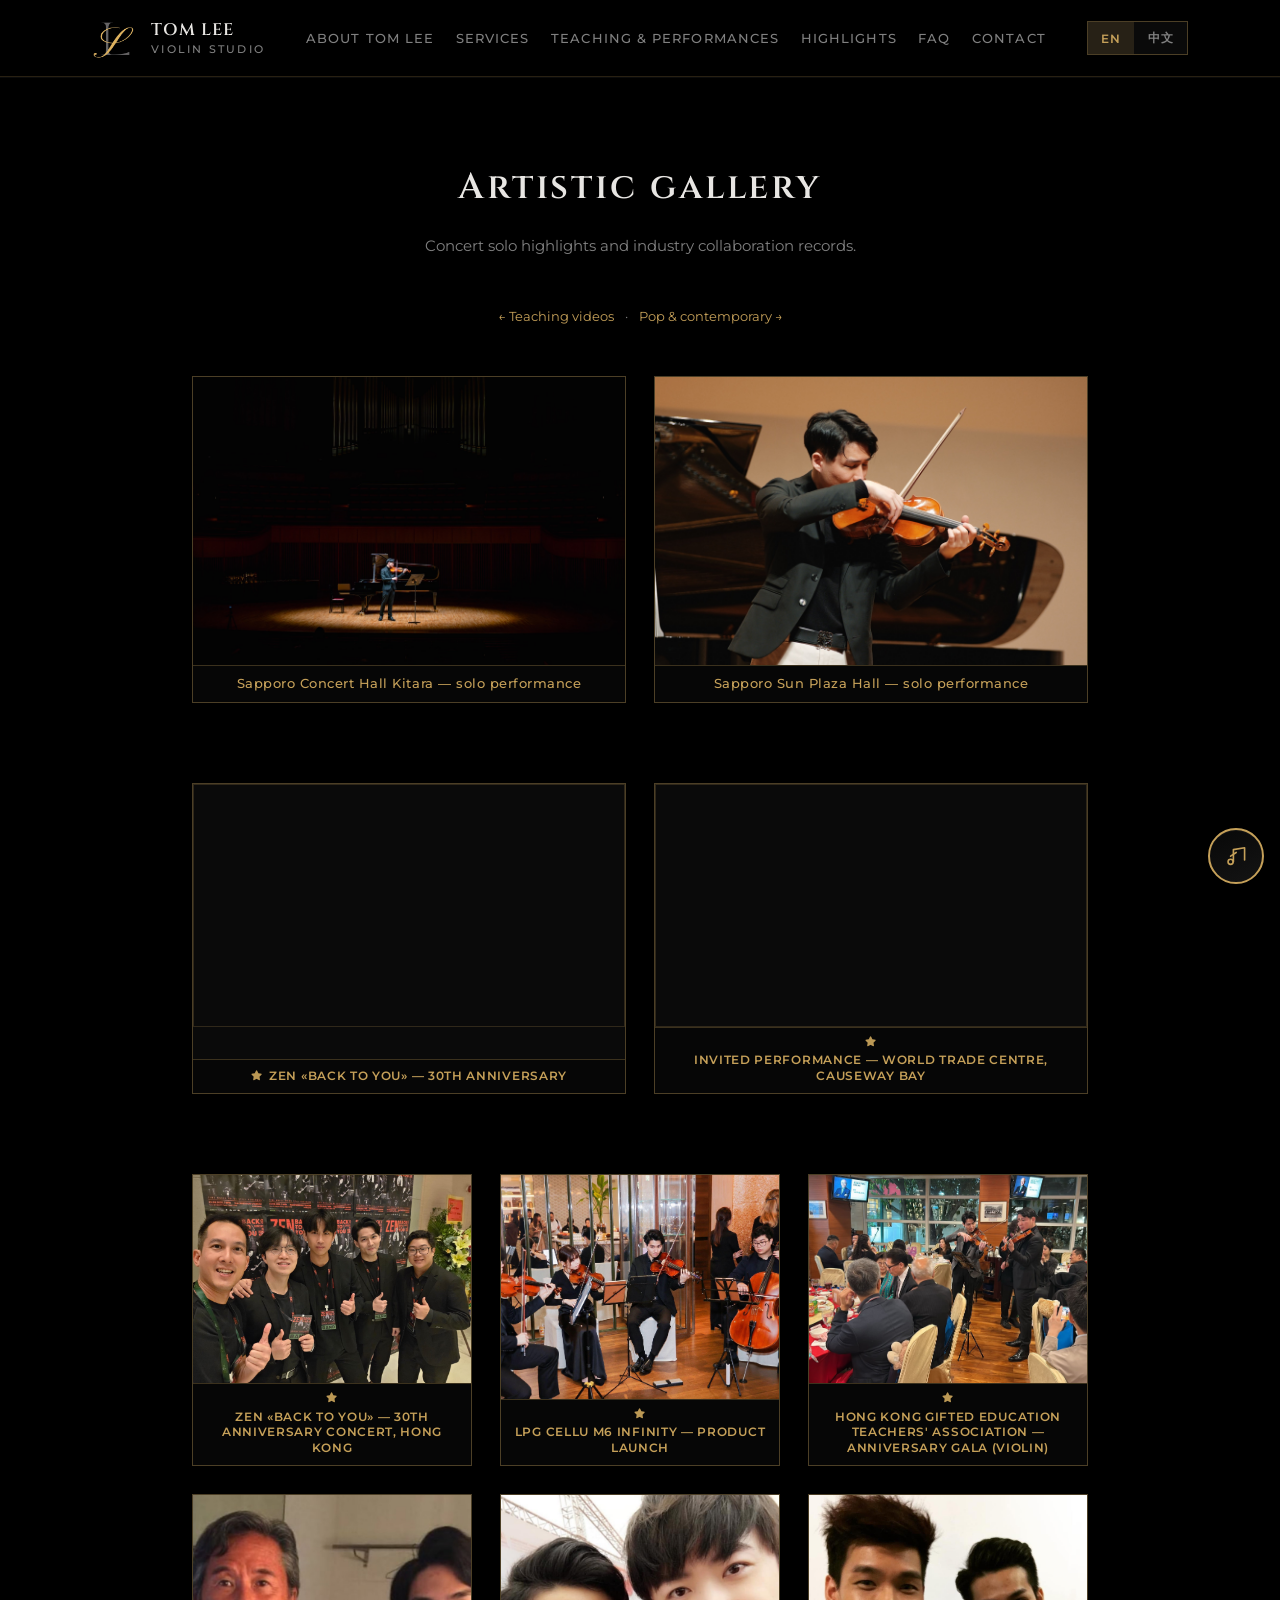
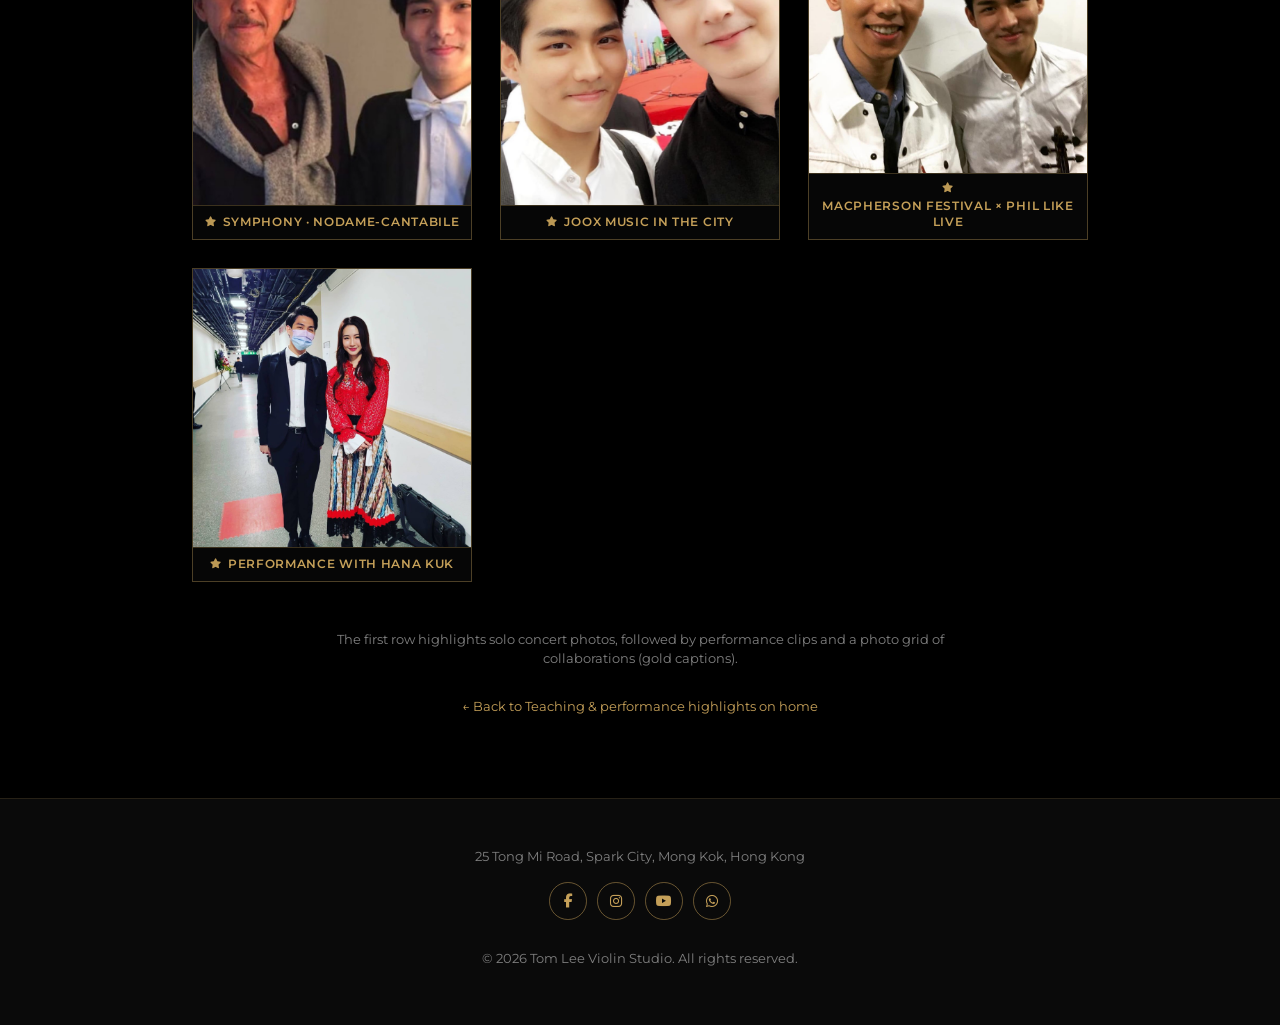
<file: gallery.html>
<!DOCTYPE html>
<html lang="en">
  <head>
    <meta charset="UTF-8" />
    <meta name="viewport" content="width=device-width, initial-scale=1.0" />
    <meta
      name="description"
      content="Artistic gallery — concert solo highlights and industry collaborations. Tom Lee Violin Studio, Hong Kong."
    />
    <link rel="canonical" href="https://tomlee-violin.com/gallery.html" />
    <link rel="icon" type="image/png" href="assets/logo.png" />
    <meta property="og:title" content="Artistic Gallery | Tom Lee Violin Studio" />
    <meta
      property="og:description"
      content="Concert solos, collaborations, and performance highlights. Tom Lee Violin Studio, Hong Kong."
    />
    <meta property="og:url" content="https://tomlee-violin.com/gallery.html" />
    <meta property="og:type" content="website" />
    <meta property="og:image" content="https://tomlee-violin.com/assets/logo.png" />
    <meta name="twitter:card" content="summary" />
    <title>Artistic Gallery | Tom Lee Violin Studio</title>
    <link rel="preconnect" href="https://fonts.googleapis.com" />
    <link rel="preconnect" href="https://fonts.gstatic.com" crossorigin />
    <link
      href="https://fonts.googleapis.com/css2?family=Cinzel:wght@400;500;600;700&family=Montserrat:wght@300;400;500;600&display=swap"
      rel="stylesheet"
    />
    <link
      rel="stylesheet"
      href="https://cdnjs.cloudflare.com/ajax/libs/font-awesome/6.5.1/css/all.min.css"
      crossorigin="anonymous"
      referrerpolicy="no-referrer"
    />
    <link rel="stylesheet" href="style.css" />
  </head>
  <body data-page="gallery">
    <div class="scroll-progress" aria-hidden="true">
      <div class="scroll-progress__bar" id="scroll-progress-bar"></div>
    </div>

    <header class="site-header">
      <div class="header-inner">
        <a class="brand" href="index.html" aria-label="Tom Lee Violin Studio — Home">
          <img
            class="brand-logo"
            src="assets/logo.png"
            alt="Tom Lee Violin Studio — professional violin teaching and performance logo"
            decoding="async"
          />
          <span class="brand-text">
            <span class="brand-name" data-en="Tom Lee" data-zh="Tom Lee">Tom Lee</span>
            <span class="brand-tagline" data-en="Violin Studio" data-zh="小提琴工作室">Violin Studio</span>
          </span>
        </a>
        <nav class="nav-primary" aria-label="Main navigation">
          <ul class="nav-list">
            <li><a href="index.html#about" data-en="About Tom Lee" data-zh="關於Tom Lee">About Tom Lee</a></li>
            <li><a href="index.html#services" data-en="Services" data-zh="服務">Services</a></li>
            <li><a href="index.html#media" data-en="Teaching &amp; performances" data-zh="影音與藝廊">Teaching &amp; performances</a></li>
            <li><a href="index.html#testimonials" data-en="Highlights" data-zh="精選">Highlights</a></li>
            <li><a href="index.html#faq" data-en="FAQ" data-zh="常見問題">FAQ</a></li>
            <li><a href="index.html#contact" data-en="Contact" data-zh="聯絡">Contact</a></li>
          </ul>
        </nav>
        <div class="lang-switch" role="group" aria-label="Language">
          <button type="button" class="lang-btn is-active" data-lang="en" aria-pressed="true" data-en="EN" data-zh="EN">
            EN
          </button>
          <button type="button" class="lang-btn" data-lang="zh" aria-pressed="false" data-en="中文" data-zh="中文">中文</button>
        </div>
      </div>
    </header>

    <main id="top">
      <section class="section media-section" aria-labelledby="gallery-page-heading">
        <div class="section-inner">
          <header class="section-header">
            <h1 id="gallery-page-heading" class="section-title" data-en="Artistic gallery" data-zh="藝術足跡">Artistic gallery</h1>
            <p
              class="section-subtitle"
              data-en="Concert solo highlights and industry collaboration records."
              data-zh="演奏會獨奏精選及業界合作紀錄。"
            >
              Concert solo highlights and industry collaboration records.
            </p>
          </header>
          <p class="media-note" style="margin-bottom: var(--space-lg)">
            <a href="videos-teaching.html" data-en="← Teaching videos" data-zh="← 教學影片">← Teaching videos</a>
            <span aria-hidden="true" style="margin: 0 0.5rem; color: var(--color-muted)">·</span>
            <a href="videos-popular.html" data-en="Pop &amp; contemporary →" data-zh="流行曲演奏 →">Pop &amp; contemporary →</a>
          </p>

          <div class="gallery-layout">
            <div class="gallery-grid">
            <figure class="gallery-item gallery-item--featured">
              <div class="gallery-item__media">
                <img
                  src="assets/solo1.JPG"
                  alt="Solo performance at Sapporo Concert Hall Kitara"
                  loading="lazy"
                  decoding="async"
                />
              </div>
              <figcaption
                class="gallery-item__featured-caption"
                data-en="Sapporo Concert Hall Kitara — solo performance"
                data-zh="札幌市音樂廳 Kitara · 獨奏演出"
              >
                Sapporo Concert Hall Kitara — solo performance
              </figcaption>
            </figure>
            <figure class="gallery-item gallery-item--featured">
              <div class="gallery-item__media">
                <img
                  src="assets/solo2.JPEG"
                  alt="Solo performance at Sapporo Sun Plaza Hall"
                  loading="lazy"
                  decoding="async"
                />
              </div>
              <figcaption
                class="gallery-item__featured-caption"
                data-en="Sapporo Sun Plaza Hall — solo performance"
                data-zh="札幌サンプラザ音樂廳（Sapporo Sun Plaza Hall）· 獨奏演出"
              >
                Sapporo Sun Plaza Hall — solo performance
              </figcaption>
            </figure>
            </div>

            <div class="gallery-videos" role="group" aria-label="Performance videos">
              <figure class="gallery-item gallery-item--video">
                <div class="gallery-item__media">
                  <div class="video-embed">
                    <iframe
                      class="video-iframe"
                      data-title-en="ZEN «Back To You» — 30th anniversary"
                      data-title-zh="ZEN《Back To You》三十週年"
                      title="ZEN «Back To You» — 30th anniversary"
                      src="https://www.facebook.com/plugins/video.php?height=314&amp;href=https%3A%2F%2Fwww.facebook.com%2FTomleeviolin%2Fvideos%2F1510185727091952%2F&amp;show_text=false&amp;width=560&amp;t=0"
                      width="560"
                      height="314"
                      style="border: none; overflow: hidden"
                      scrolling="no"
                      allowfullscreen
                      allow="autoplay; clipboard-write; encrypted-media; picture-in-picture; web-share"
                      loading="lazy"
                    ></iframe>
                  </div>
                </div>
                <figcaption class="gallery-item__caption">
                  <i class="fa-solid fa-star" aria-hidden="true"></i>
                  <span data-en="ZEN «Back To You» — 30th anniversary" data-zh="ZEN《Back To You》三十週年"
                    >ZEN «Back To You» — 30th anniversary</span
                  >
                </figcaption>
              </figure>
              <figure class="gallery-item gallery-item--video">
                <div class="gallery-item__media">
                  <div class="video-embed">
                    <iframe
                      class="video-iframe"
                      data-title-en="Invited performance — World Trade Centre, Causeway Bay"
                      data-title-zh="銅鑼灣世貿中心邀請演出"
                      title="Invited performance — World Trade Centre, Causeway Bay"
                      src="https://www.facebook.com/plugins/video.php?height=314&amp;href=https%3A%2F%2Fwww.facebook.com%2FTomleeviolin%2Fvideos%2F280438224789170%2F&amp;show_text=false&amp;width=560&amp;t=0"
                      width="560"
                      height="314"
                      style="border: none; overflow: hidden"
                      scrolling="no"
                      allowfullscreen
                      allow="autoplay; clipboard-write; encrypted-media; picture-in-picture; web-share"
                      loading="lazy"
                    ></iframe>
                  </div>
                </div>
                <figcaption class="gallery-item__caption">
                  <i class="fa-solid fa-star" aria-hidden="true"></i>
                  <span
                    data-en="Invited performance — World Trade Centre, Causeway Bay"
                    data-zh="銅鑼灣世貿中心邀請演出"
                    >Invited performance — World Trade Centre, Causeway Bay</span
                  >
                </figcaption>
              </figure>
            </div>

            <div class="gallery-grid">
            <figure class="gallery-item gallery-item--star">
              <div class="gallery-item__media">
                <img
                  src="assets/concert1.jpg"
                  alt="Performance at ZEN Back To You 30th anniversary concert, Hong Kong"
                  loading="lazy"
                  decoding="async"
                />
              </div>
              <figcaption class="gallery-item__caption">
                <i class="fa-solid fa-star" aria-hidden="true"></i>
                <span data-en="ZEN «Back To You» — 30th anniversary concert, Hong Kong" data-zh="ZEN《Back To You》30週年香港演唱會"
                  >ZEN «Back To You» — 30th anniversary concert, Hong Kong</span
                >
              </figcaption>
            </figure>
            <figure class="gallery-item gallery-item--star">
              <div class="gallery-item__media">
                <img
                  src="assets/LPG%20Cellu%20M6%20Infinity%20Product%20Launch.jpg"
                  alt="Performance at LPG Cellu M6 Infinity product launch"
                  loading="lazy"
                  decoding="async"
                />
              </div>
              <figcaption class="gallery-item__caption">
                <i class="fa-solid fa-star" aria-hidden="true"></i>
                <span data-en="LPG Cellu M6 Infinity — product launch" data-zh="LPG Cellu M6 Infinity 產品發佈會"
                  >LPG Cellu M6 Infinity — product launch</span
                >
              </figcaption>
            </figure>
            <figure class="gallery-item gallery-item--star">
              <div class="gallery-item__media">
                <img
                  src="assets/Anniversary%20Gala.jpg"
                  alt="Violin performance at Hong Kong Gifted Education Teachers' Association anniversary gala"
                  loading="lazy"
                  decoding="async"
                />
              </div>
              <figcaption class="gallery-item__caption">
                <i class="fa-solid fa-star" aria-hidden="true"></i>
                <span
                  data-en="Hong Kong Gifted Education Teachers' Association — anniversary gala (violin)"
                  data-zh="香港資優教育教師協會周年晚會小提琴獻奏"
                  >Hong Kong Gifted Education Teachers' Association — anniversary gala (violin)</span
                >
              </figcaption>
            </figure>

            <figure class="gallery-item gallery-item--star">
              <div class="gallery-item__media">
                <img
                  src="assets/Star1.jpg"
                  alt="Symphony · Nodame-Cantabile performance"
                  loading="lazy"
                  decoding="async"
                />
              </div>
              <figcaption class="gallery-item__caption">
                <i class="fa-solid fa-star" aria-hidden="true"></i>
                <span data-en="Symphony · Nodame-Cantabile" data-zh="交響情人夢 · Nodame">Symphony · Nodame-Cantabile</span>
              </figcaption>
            </figure>
            <figure class="gallery-item gallery-item--star">
              <div class="gallery-item__media">
                <img
                  src="assets/Star2.jpg"
                  alt="JOOX Music in the city performance"
                  loading="lazy"
                  decoding="async"
                />
              </div>
              <figcaption class="gallery-item__caption">
                <i class="fa-solid fa-star" aria-hidden="true"></i>
                <span data-en="JOOX Music in the city" data-zh="JOOX 城市音樂">JOOX Music in the city</span>
              </figcaption>
            </figure>
            <figure class="gallery-item gallery-item--star">
              <div class="gallery-item__media">
                <img
                  src="assets/Star3.jpg"
                  alt="MacPherson Festival x Phil Like Live performance"
                  loading="lazy"
                  decoding="async"
                />
              </div>
              <figcaption class="gallery-item__caption">
                <i class="fa-solid fa-star" aria-hidden="true"></i>
                <span data-en="MacPherson Festival × Phil Like Live" data-zh="麥花臣節 × Phil Like Live"
                  >MacPherson Festival × Phil Like Live</span
                >
              </figcaption>
            </figure>
            <figure class="gallery-item gallery-item--star">
              <div class="gallery-item__media">
                <img
                  src="assets/Star4.jpg"
                  alt="Performance with Hana Kuk"
                  loading="lazy"
                  decoding="async"
                />
              </div>
              <figcaption class="gallery-item__caption">
                <i class="fa-solid fa-star" aria-hidden="true"></i>
                <span data-en="Performance with Hana Kuk" data-zh="與菊梓喬（Hana Kuk）合作演出">Performance with Hana Kuk</span>
              </figcaption>
            </figure>
            </div>
          </div>

          <p
            class="gallery-note"
            data-en="The first row highlights solo concert photos, followed by performance clips and a photo grid of collaborations (gold captions)."
            data-zh="首行為獨奏會精選；其後為演出影片與合作演出相片網格（金色說明為重點項目）。"
          >
            The first row highlights solo concert photos, followed by performance clips and a photo grid of collaborations (gold captions).
          </p>
          <p class="media-note">
            <a
              href="index.html#media"
              data-en="← Back to Teaching &amp; performance highlights on home"
              data-zh="← 返回主頁「影音與藝廊」入口"
              >← Back to Teaching &amp; performance highlights on home</a
            >
          </p>
        </div>
      </section>
    </main>

    <footer class="site-footer">
      <div class="footer-inner">
        <p
          class="footer-address"
          data-en="25 Tong Mi Road, Spark City, Mong Kok, Hong Kong"
          data-zh="旺角塘尾道25號 Spark City 俊薈 · 香港"
        >
          25 Tong Mi Road, Spark City, Mong Kok, Hong Kong
        </p>
        <nav class="footer-social" aria-label="Social media">
          <ul class="social-icons social-icons--footer" role="list">
            <li>
              <a class="social-icon-link" href="https://www.facebook.com/Tomleeviolin/" target="_blank" rel="noopener noreferrer" aria-label="Facebook"
                ><span class="social-icon-ring"><i class="fa-brands fa-facebook-f" aria-hidden="true"></i></span
              ></a>
            </li>
            <li>
              <a class="social-icon-link" href="https://www.instagram.com/tomleeviolin/" target="_blank" rel="noopener noreferrer" aria-label="Instagram"
                ><span class="social-icon-ring"><i class="fa-brands fa-instagram" aria-hidden="true"></i></span
              ></a>
            </li>
            <li>
              <a class="social-icon-link" href="https://www.youtube.com/@tomleeviolin" target="_blank" rel="noopener noreferrer" aria-label="YouTube"
                ><span class="social-icon-ring"><i class="fa-brands fa-youtube" aria-hidden="true"></i></span
              ></a>
            </li>
            <li>
              <a class="social-icon-link" href="https://wa.me/85295179962" target="_blank" rel="noopener noreferrer" aria-label="WhatsApp"
                ><span class="social-icon-ring"><i class="fa-brands fa-whatsapp" aria-hidden="true"></i></span
              ></a>
            </li>
          </ul>
        </nav>
        <p class="footer-copy" id="footer-copyright"></p>
      </div>
    </footer>

    <a
      class="booking-fab"
      href="https://wa.me/85295179962"
      target="_blank"
      rel="noopener noreferrer"
      aria-label="Book on WhatsApp"
      title="WhatsApp"
    >
      <svg class="booking-fab__icon" viewBox="0 0 24 24" fill="none" xmlns="http://www.w3.org/2000/svg" aria-hidden="true" focusable="false">
        <path
          d="M9 18V5l12-2v13"
          stroke="currentColor"
          stroke-width="1.75"
          stroke-linecap="round"
          stroke-linejoin="round"
        />
        <path d="m6 12 6-4" stroke="currentColor" stroke-width="1.75" stroke-linecap="round" stroke-linejoin="round" />
        <circle cx="6" cy="18" r="2.75" stroke="currentColor" stroke-width="1.75" />
      </svg>
    </a>

    <script src="script.js" defer></script>
  </body>
</html>
</file>
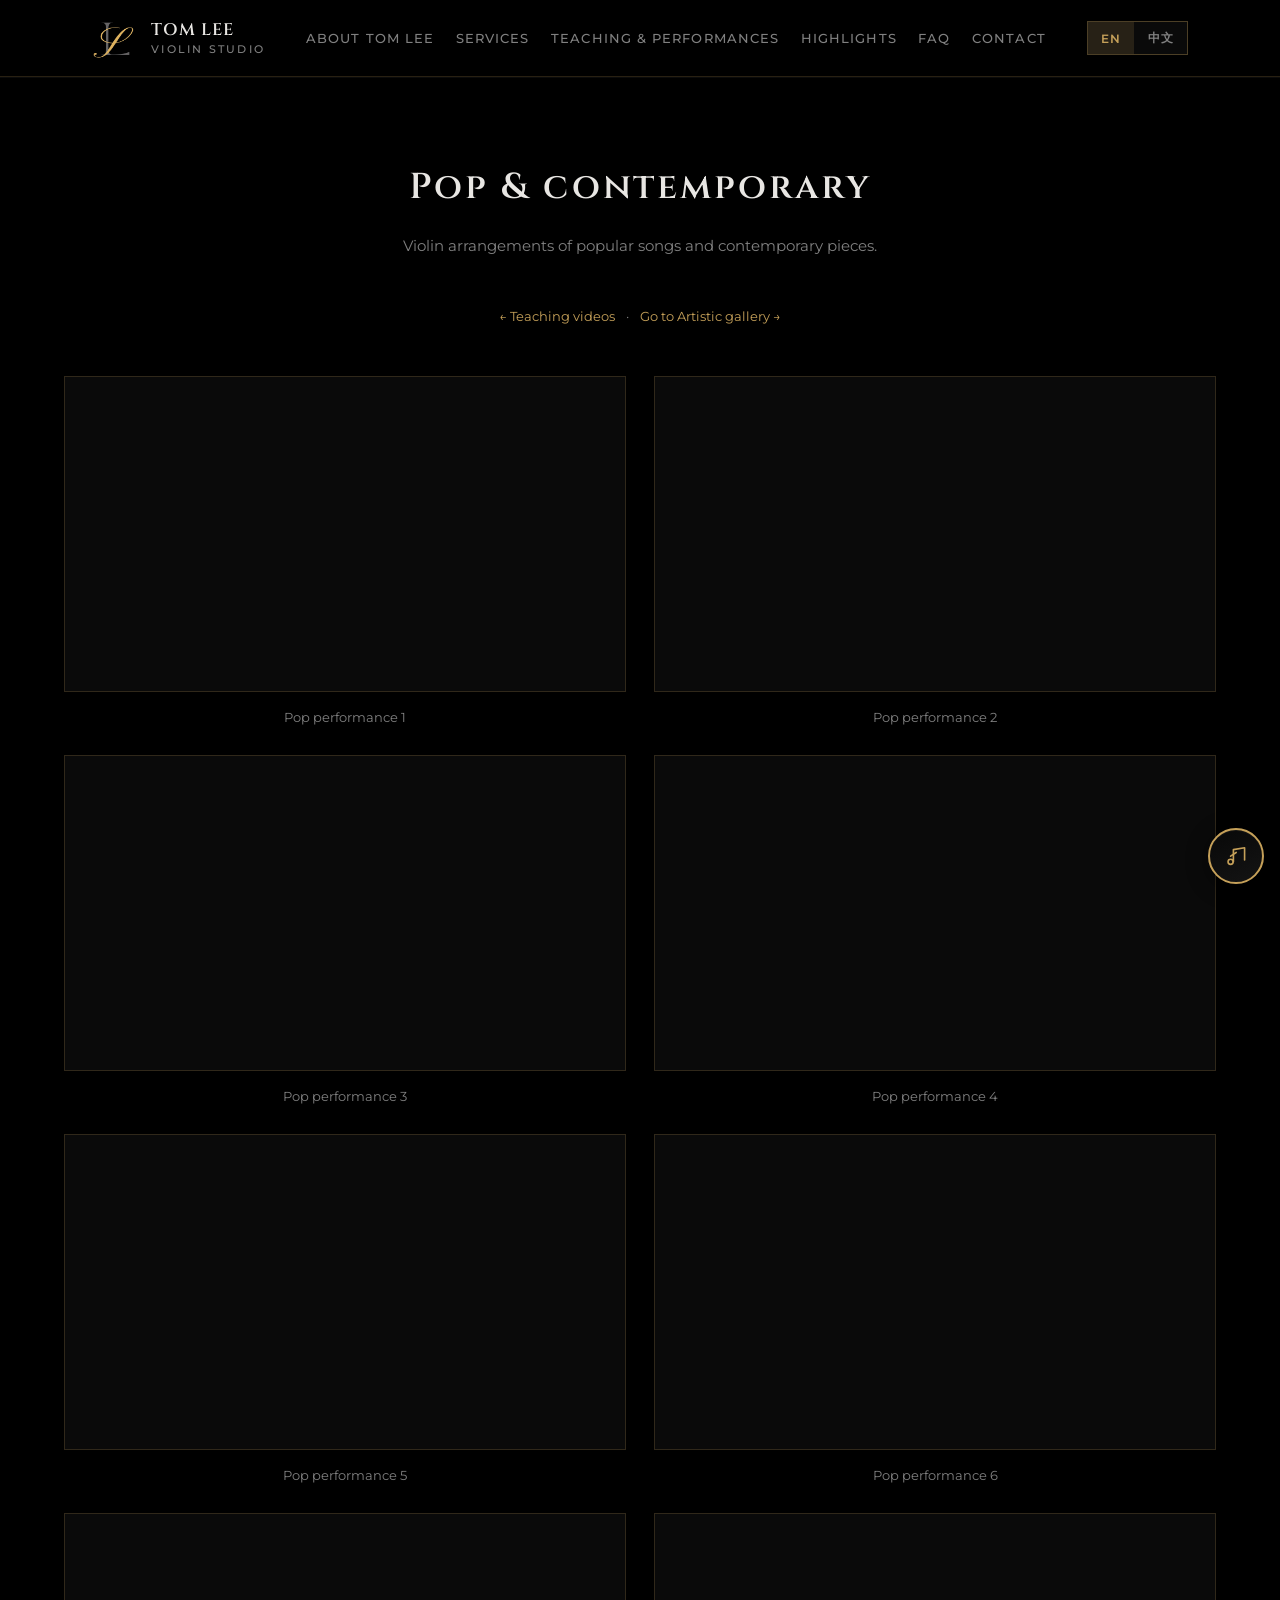
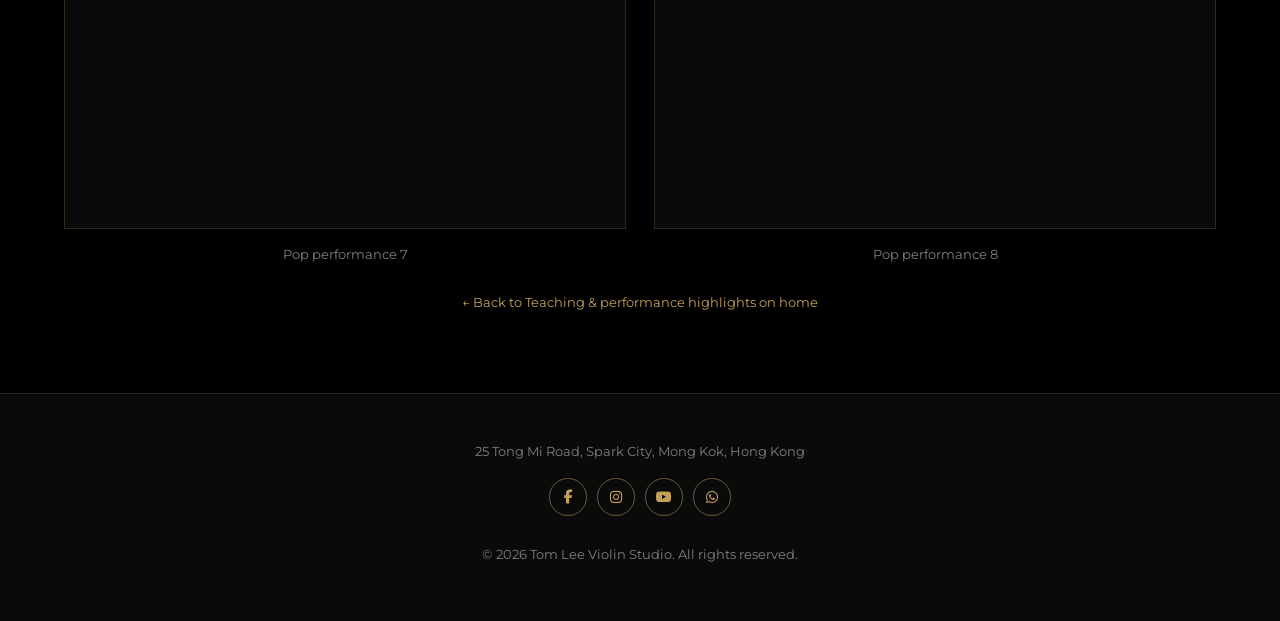
<file: videos-popular.html>
<!DOCTYPE html>
<html lang="en">
  <head>
    <meta charset="UTF-8" />
    <meta name="viewport" content="width=device-width, initial-scale=1.0" />
    <meta name="referrer" content="strict-origin-when-cross-origin" />
    <meta
      name="description"
      content="Pop and contemporary violin performances by Tom Lee — Hong Kong. Covers and arrangements for listening and events."
    />
    <link rel="canonical" href="https://tomlee-violin.com/videos-popular.html" />
    <link rel="icon" type="image/png" href="assets/logo.png" />
    <meta property="og:title" content="Pop &amp; Contemporary | Tom Lee Violin Studio" />
    <meta
      property="og:description"
      content="Pop and contemporary violin performances by Tom Lee — Hong Kong. Covers and arrangements for listening and events."
    />
    <meta property="og:url" content="https://tomlee-violin.com/videos-popular.html" />
    <meta property="og:type" content="website" />
    <meta property="og:image" content="https://tomlee-violin.com/assets/logo.png" />
    <meta name="twitter:card" content="summary" />
    <title>Pop & Contemporary | Tom Lee Violin Studio</title>
    <link rel="preconnect" href="https://fonts.googleapis.com" />
    <link rel="preconnect" href="https://fonts.gstatic.com" crossorigin />
    <link
      href="https://fonts.googleapis.com/css2?family=Cinzel:wght@400;500;600;700&family=Montserrat:wght@300;400;500;600&display=swap"
      rel="stylesheet"
    />
    <link
      rel="stylesheet"
      href="https://cdnjs.cloudflare.com/ajax/libs/font-awesome/6.5.1/css/all.min.css"
      crossorigin="anonymous"
      referrerpolicy="no-referrer"
    />
    <link rel="stylesheet" href="style.css" />
  </head>
  <body data-page="videos-popular">
    <div class="scroll-progress" aria-hidden="true">
      <div class="scroll-progress__bar" id="scroll-progress-bar"></div>
    </div>

    <header class="site-header">
      <div class="header-inner">
        <a class="brand" href="index.html" aria-label="Tom Lee Violin Studio — Home">
          <img
            class="brand-logo"
            src="assets/logo.png"
            alt="Tom Lee Violin Studio — professional violin teaching and performance logo"
            decoding="async"
          />
          <span class="brand-text">
            <span class="brand-name" data-en="Tom Lee" data-zh="Tom Lee">Tom Lee</span>
            <span class="brand-tagline" data-en="Violin Studio" data-zh="小提琴工作室">Violin Studio</span>
          </span>
        </a>
        <nav class="nav-primary" aria-label="Main navigation">
          <ul class="nav-list">
            <li><a href="index.html#about" data-en="About Tom Lee" data-zh="關於Tom Lee">About Tom Lee</a></li>
            <li><a href="index.html#services" data-en="Services" data-zh="服務">Services</a></li>
            <li><a href="index.html#media" data-en="Teaching &amp; performances" data-zh="影音與藝廊">Teaching &amp; performances</a></li>
            <li><a href="index.html#testimonials" data-en="Highlights" data-zh="精選">Highlights</a></li>
            <li><a href="index.html#faq" data-en="FAQ" data-zh="常見問題">FAQ</a></li>
            <li><a href="index.html#contact" data-en="Contact" data-zh="聯絡">Contact</a></li>
          </ul>
        </nav>
        <div class="lang-switch" role="group" aria-label="Language">
          <button type="button" class="lang-btn is-active" data-lang="en" aria-pressed="true" data-en="EN" data-zh="EN">
            EN
          </button>
          <button type="button" class="lang-btn" data-lang="zh" aria-pressed="false" data-en="中文" data-zh="中文">中文</button>
        </div>
      </div>
    </header>

    <main id="top">
      <section class="section media-section" aria-labelledby="video-page-heading">
        <div class="section-inner">
          <header class="section-header">
            <h1 id="video-page-heading" class="section-title" data-en="Pop &amp; contemporary" data-zh="流行曲演奏">Pop &amp; contemporary</h1>
            <p
              class="section-subtitle"
              data-en="Violin arrangements of popular songs and contemporary pieces."
              data-zh="小提琴改編之流行曲及當代作品。"
            >
              Violin arrangements of popular songs and contemporary pieces.
            </p>
          </header>
          <p class="media-note" style="margin-bottom: var(--space-lg)">
            <a href="videos-teaching.html" data-en="← Teaching videos" data-zh="← 教學影片">← Teaching videos</a>
            <span aria-hidden="true" style="margin: 0 0.5rem; color: var(--color-muted)">·</span>
            <a href="gallery.html" data-en="Go to Artistic gallery →" data-zh="前往藝術足跡頁面 →">Go to Artistic gallery →</a>
          </p>
          <div class="video-grid">
            <figure class="video-figure">
              <div class="video-embed">
                <iframe
                  class="video-iframe"
                  data-title-en="Pop performance 1"
                  data-title-zh="流行曲演出（一）"
                  title="Pop performance 1"
                  src="https://www.youtube.com/embed/ErXbFxqdQDU"
                  allow="accelerometer; autoplay; clipboard-write; encrypted-media; gyroscope; picture-in-picture; web-share"
                  referrerpolicy="strict-origin-when-cross-origin"
                  allowfullscreen
                  loading="lazy"
                ></iframe>
              </div>
              <figcaption class="video-caption" data-en="Pop performance 1" data-zh="流行曲演奏（一）">Pop performance 1</figcaption>
            </figure>
            <figure class="video-figure">
              <div class="video-embed">
                <iframe
                  class="video-iframe"
                  data-title-en="Pop performance 2"
                  data-title-zh="流行曲演出（二）"
                  title="Pop performance 2"
                  src="https://www.youtube.com/embed/aT5FYbU7pAs"
                  allow="accelerometer; autoplay; clipboard-write; encrypted-media; gyroscope; picture-in-picture; web-share"
                  referrerpolicy="strict-origin-when-cross-origin"
                  allowfullscreen
                  loading="lazy"
                ></iframe>
              </div>
              <figcaption class="video-caption" data-en="Pop performance 2" data-zh="流行曲演奏（二）">Pop performance 2</figcaption>
            </figure>
            <figure class="video-figure">
              <div class="video-embed">
                <iframe
                  class="video-iframe"
                  data-title-en="Pop performance 3"
                  data-title-zh="流行曲演出（三）"
                  title="Pop performance 3"
                  src="https://www.youtube.com/embed/qx_UDDVbdLs"
                  allow="accelerometer; autoplay; clipboard-write; encrypted-media; gyroscope; picture-in-picture; web-share"
                  referrerpolicy="strict-origin-when-cross-origin"
                  allowfullscreen
                  loading="lazy"
                ></iframe>
              </div>
              <figcaption class="video-caption" data-en="Pop performance 3" data-zh="流行曲演奏（三）">Pop performance 3</figcaption>
            </figure>
            <figure class="video-figure">
              <div class="video-embed">
                <iframe
                  class="video-iframe"
                  data-title-en="Pop performance 4"
                  data-title-zh="流行曲演出（四）"
                  title="Pop performance 4"
                  src="https://www.youtube.com/embed/ILx91m-PFDk"
                  allow="accelerometer; autoplay; clipboard-write; encrypted-media; gyroscope; picture-in-picture; web-share"
                  referrerpolicy="strict-origin-when-cross-origin"
                  allowfullscreen
                  loading="lazy"
                ></iframe>
              </div>
              <figcaption class="video-caption" data-en="Pop performance 4" data-zh="流行曲演奏（四）">Pop performance 4</figcaption>
            </figure>
            <figure class="video-figure">
              <div class="video-embed">
                <iframe
                  class="video-iframe"
                  data-title-en="Pop performance 5"
                  data-title-zh="流行曲演出（五）"
                  title="Pop performance 5"
                  src="https://www.youtube.com/embed/o0myTIBVKi4"
                  allow="accelerometer; autoplay; clipboard-write; encrypted-media; gyroscope; picture-in-picture; web-share"
                  referrerpolicy="strict-origin-when-cross-origin"
                  allowfullscreen
                  loading="lazy"
                ></iframe>
              </div>
              <figcaption class="video-caption" data-en="Pop performance 5" data-zh="流行曲演奏（五）">Pop performance 5</figcaption>
            </figure>
            <figure class="video-figure">
              <div class="video-embed">
                <iframe
                  class="video-iframe"
                  data-title-en="Pop performance 6"
                  data-title-zh="流行曲演出（六）"
                  title="Pop performance 6"
                  src="https://www.youtube.com/embed/hmtj4OVjt-I"
                  allow="accelerometer; autoplay; clipboard-write; encrypted-media; gyroscope; picture-in-picture; web-share"
                  referrerpolicy="strict-origin-when-cross-origin"
                  allowfullscreen
                  loading="lazy"
                ></iframe>
              </div>
              <figcaption class="video-caption" data-en="Pop performance 6" data-zh="流行曲演奏（六）">Pop performance 6</figcaption>
            </figure>
            <figure class="video-figure">
              <div class="video-embed">
                <iframe
                  class="video-iframe"
                  data-title-en="Pop performance 7"
                  data-title-zh="流行曲演出（七）"
                  title="Pop performance 7"
                  src="https://www.youtube.com/embed/N1Vc88Wi05E"
                  allow="accelerometer; autoplay; clipboard-write; encrypted-media; gyroscope; picture-in-picture; web-share"
                  referrerpolicy="strict-origin-when-cross-origin"
                  allowfullscreen
                  loading="lazy"
                ></iframe>
              </div>
              <figcaption class="video-caption" data-en="Pop performance 7" data-zh="流行曲演奏（七）">Pop performance 7</figcaption>
            </figure>
            <figure class="video-figure">
              <div class="video-embed">
                <iframe
                  class="video-iframe"
                  data-title-en="Pop performance 8"
                  data-title-zh="流行曲演出（八）"
                  title="Pop performance 8"
                  src="https://www.youtube.com/embed/t-LmvLCi0Jk"
                  allow="accelerometer; autoplay; clipboard-write; encrypted-media; gyroscope; picture-in-picture; web-share"
                  referrerpolicy="strict-origin-when-cross-origin"
                  allowfullscreen
                  loading="lazy"
                ></iframe>
              </div>
              <figcaption class="video-caption" data-en="Pop performance 8" data-zh="流行曲演奏（八）">Pop performance 8</figcaption>
            </figure>
          </div>
          <p class="media-note">
            <a
              href="index.html#media"
              data-en="← Back to Teaching &amp; performance highlights on home"
              data-zh="← 返回主頁「影音與藝廊」入口"
              >← Back to Teaching &amp; performance highlights on home</a
            >
          </p>
        </div>
      </section>
    </main>

    <footer class="site-footer">
      <div class="footer-inner">
        <p
          class="footer-address"
          data-en="25 Tong Mi Road, Spark City, Mong Kok, Hong Kong"
          data-zh="旺角塘尾道25號 Spark City 俊薈 · 香港"
        >
          25 Tong Mi Road, Spark City, Mong Kok, Hong Kong
        </p>
        <nav class="footer-social" aria-label="Social media">
          <ul class="social-icons social-icons--footer" role="list">
            <li>
              <a class="social-icon-link" href="https://www.facebook.com/Tomleeviolin/" target="_blank" rel="noopener noreferrer" aria-label="Facebook"
                ><span class="social-icon-ring"><i class="fa-brands fa-facebook-f" aria-hidden="true"></i></span
              ></a>
            </li>
            <li>
              <a class="social-icon-link" href="https://www.instagram.com/tomleeviolin/" target="_blank" rel="noopener noreferrer" aria-label="Instagram"
                ><span class="social-icon-ring"><i class="fa-brands fa-instagram" aria-hidden="true"></i></span
              ></a>
            </li>
            <li>
              <a class="social-icon-link" href="https://www.youtube.com/@tomleeviolin" target="_blank" rel="noopener noreferrer" aria-label="YouTube"
                ><span class="social-icon-ring"><i class="fa-brands fa-youtube" aria-hidden="true"></i></span
              ></a>
            </li>
            <li>
              <a class="social-icon-link" href="https://wa.me/85295179962" target="_blank" rel="noopener noreferrer" aria-label="WhatsApp"
                ><span class="social-icon-ring"><i class="fa-brands fa-whatsapp" aria-hidden="true"></i></span
              ></a>
            </li>
          </ul>
        </nav>
        <p class="footer-copy" id="footer-copyright"></p>
      </div>
    </footer>

    <a
      class="booking-fab"
      href="https://wa.me/85295179962"
      target="_blank"
      rel="noopener noreferrer"
      aria-label="Book on WhatsApp"
      title="WhatsApp"
    >
      <svg class="booking-fab__icon" viewBox="0 0 24 24" fill="none" xmlns="http://www.w3.org/2000/svg" aria-hidden="true" focusable="false">
        <path
          d="M9 18V5l12-2v13"
          stroke="currentColor"
          stroke-width="1.75"
          stroke-linecap="round"
          stroke-linejoin="round"
        />
        <path d="m6 12 6-4" stroke="currentColor" stroke-width="1.75" stroke-linecap="round" stroke-linejoin="round" />
        <circle cx="6" cy="18" r="2.75" stroke="currentColor" stroke-width="1.75" />
      </svg>
    </a>

    <script src="script.js" defer></script>
  </body>
</html>
</file>
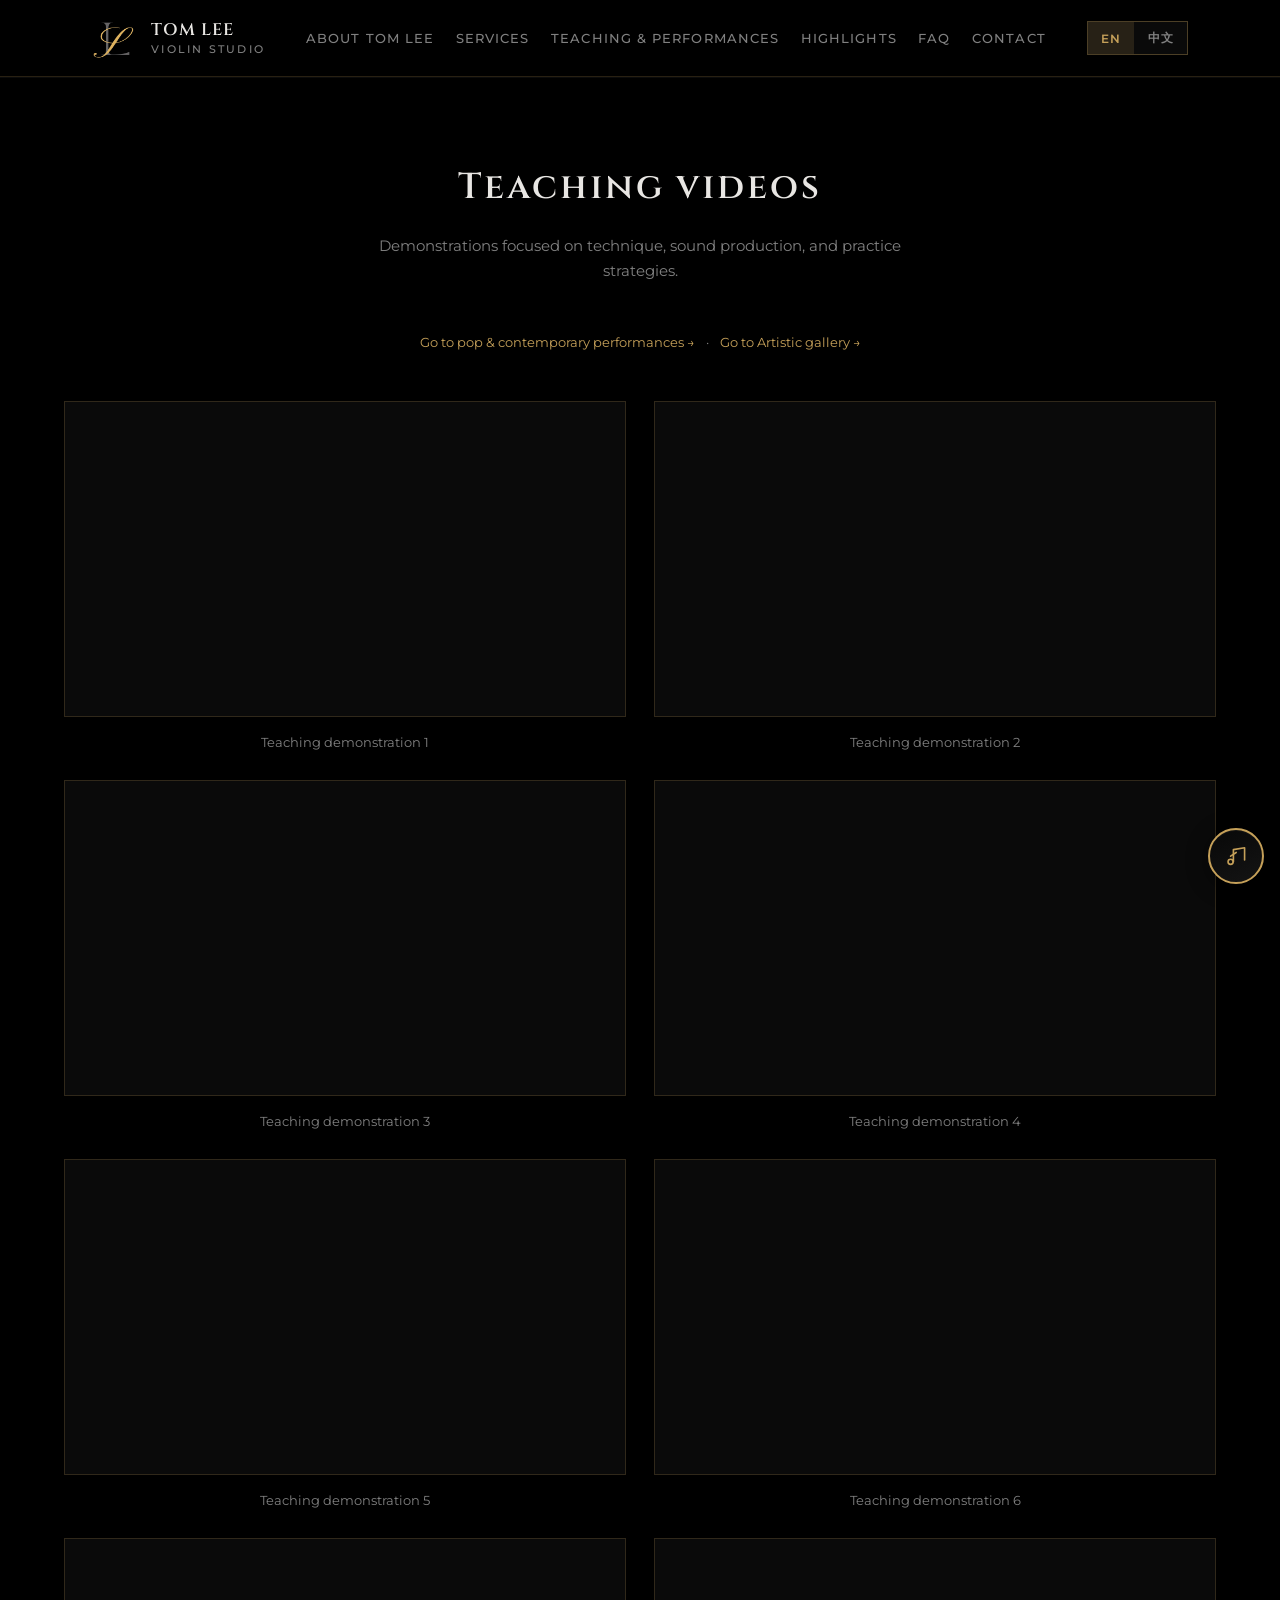
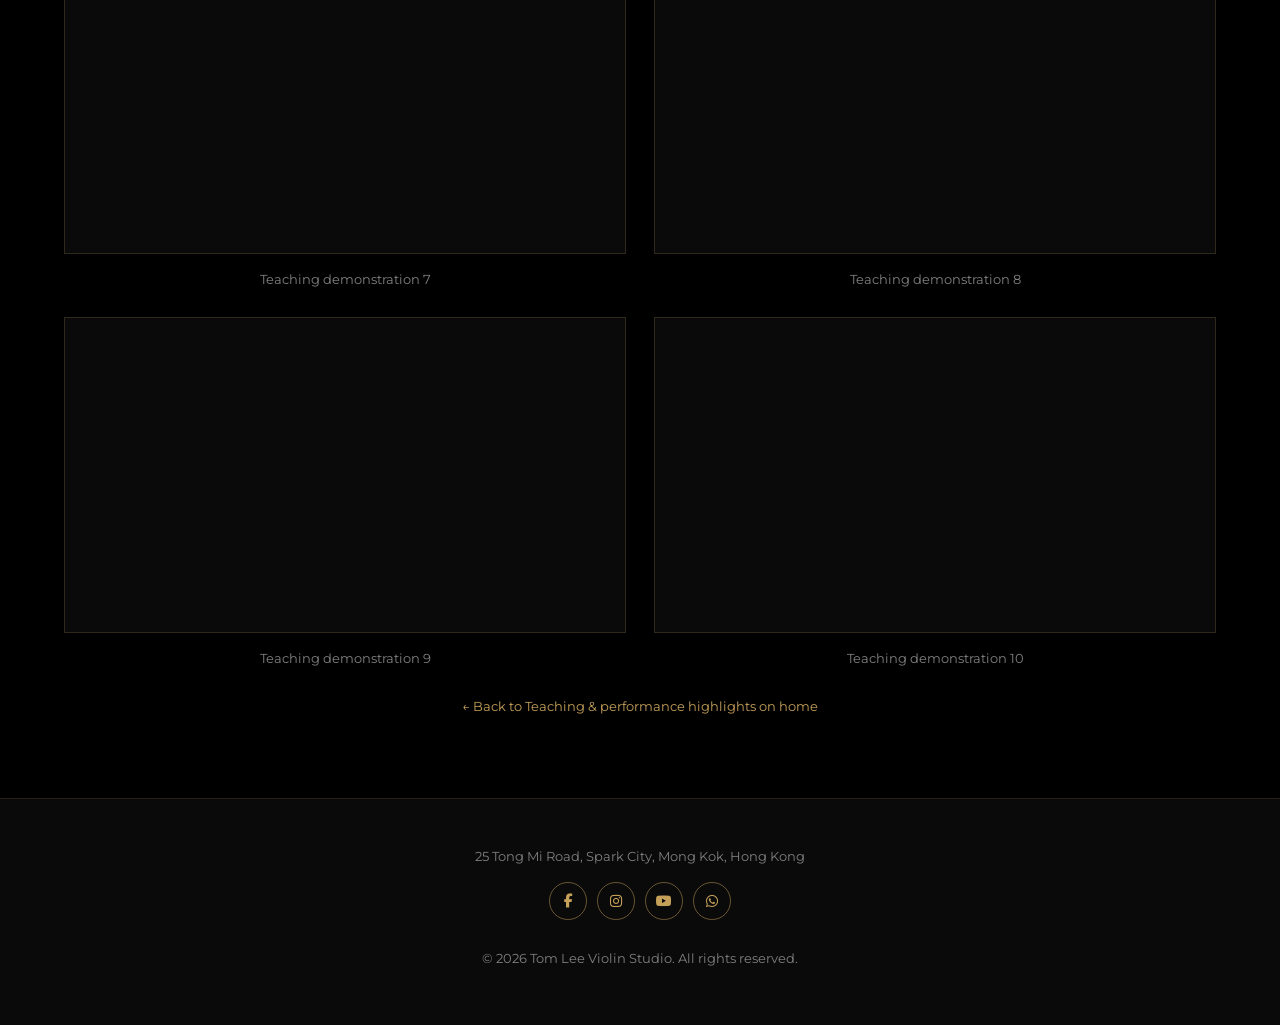
<file: videos-teaching.html>
<!DOCTYPE html>
<html lang="en">
  <head>
    <meta charset="UTF-8" />
    <meta name="viewport" content="width=device-width, initial-scale=1.0" />
    <meta name="referrer" content="strict-origin-when-cross-origin" />
    <meta
      name="description"
      content="Teaching videos and demonstrations — Tom Lee Violin Studio, Hong Kong. Technique, repertoire tips, and practice ideas."
    />
    <link rel="canonical" href="https://tomlee-violin.com/videos-teaching.html" />
    <link rel="icon" type="image/png" href="assets/logo.png" />
    <meta property="og:title" content="Teaching Videos | Tom Lee Violin Studio" />
    <meta
      property="og:description"
      content="Violin teaching demonstrations — technique, repertoire, and practice ideas. Tom Lee Violin Studio, Hong Kong."
    />
    <meta property="og:url" content="https://tomlee-violin.com/videos-teaching.html" />
    <meta property="og:type" content="website" />
    <meta property="og:image" content="https://tomlee-violin.com/assets/logo.png" />
    <meta name="twitter:card" content="summary" />
    <title>Teaching Videos | Tom Lee Violin Studio</title>
    <link rel="preconnect" href="https://fonts.googleapis.com" />
    <link rel="preconnect" href="https://fonts.gstatic.com" crossorigin />
    <link
      href="https://fonts.googleapis.com/css2?family=Cinzel:wght@400;500;600;700&family=Montserrat:wght@300;400;500;600&display=swap"
      rel="stylesheet"
    />
    <link
      rel="stylesheet"
      href="https://cdnjs.cloudflare.com/ajax/libs/font-awesome/6.5.1/css/all.min.css"
      crossorigin="anonymous"
      referrerpolicy="no-referrer"
    />
    <link rel="stylesheet" href="style.css" />
  </head>
  <body data-page="videos-teaching">
    <div class="scroll-progress" aria-hidden="true">
      <div class="scroll-progress__bar" id="scroll-progress-bar"></div>
    </div>

    <header class="site-header">
      <div class="header-inner">
        <a class="brand" href="index.html" aria-label="Tom Lee Violin Studio — Home">
          <img
            class="brand-logo"
            src="assets/logo.png"
            alt="Tom Lee Violin Studio — professional violin teaching and performance logo"
            decoding="async"
          />
          <span class="brand-text">
            <span class="brand-name" data-en="Tom Lee" data-zh="Tom Lee">Tom Lee</span>
            <span class="brand-tagline" data-en="Violin Studio" data-zh="小提琴工作室">Violin Studio</span>
          </span>
        </a>
        <nav class="nav-primary" aria-label="Main navigation">
          <ul class="nav-list">
            <li><a href="index.html#about" data-en="About Tom Lee" data-zh="關於Tom Lee">About Tom Lee</a></li>
            <li><a href="index.html#services" data-en="Services" data-zh="服務">Services</a></li>
            <li><a href="index.html#media" data-en="Teaching &amp; performances" data-zh="影音與藝廊">Teaching &amp; performances</a></li>
            <li><a href="index.html#testimonials" data-en="Highlights" data-zh="精選">Highlights</a></li>
            <li><a href="index.html#faq" data-en="FAQ" data-zh="常見問題">FAQ</a></li>
            <li><a href="index.html#contact" data-en="Contact" data-zh="聯絡">Contact</a></li>
          </ul>
        </nav>
        <div class="lang-switch" role="group" aria-label="Language">
          <button type="button" class="lang-btn is-active" data-lang="en" aria-pressed="true" data-en="EN" data-zh="EN">
            EN
          </button>
          <button type="button" class="lang-btn" data-lang="zh" aria-pressed="false" data-en="中文" data-zh="中文">中文</button>
        </div>
      </div>
    </header>

    <main id="top">
      <section class="section media-section" aria-labelledby="video-page-heading">
        <div class="section-inner">
          <header class="section-header">
            <h1 id="video-page-heading" class="section-title" data-en="Teaching videos" data-zh="教學影片">Teaching videos</h1>
            <p
              class="section-subtitle"
              data-en="Demonstrations focused on technique, sound production, and practice strategies."
              data-zh="以技巧、音色與練習策略為主的示範。"
            >
              Demonstrations focused on technique, sound production, and practice strategies.
            </p>
          </header>
          <p class="media-note" style="margin-bottom: var(--space-lg)">
            <a href="videos-popular.html" data-en="Go to pop &amp; contemporary performances →" data-zh="前往流行曲演奏頁面 →"
              >Go to pop &amp; contemporary performances →</a
            >
            <span aria-hidden="true" style="margin: 0 0.5rem; color: var(--color-muted)">·</span>
            <a href="gallery.html" data-en="Go to Artistic gallery →" data-zh="前往藝術足跡頁面 →">Go to Artistic gallery →</a>
          </p>
          <div class="video-grid">
            <figure class="video-figure">
              <div class="video-embed">
                <iframe
                  class="video-iframe"
                  data-title-en="Teaching demonstration 1"
                  data-title-zh="教學示範（一）"
                  title="Teaching demonstration 1"
                  src="https://www.youtube.com/embed/GkTm7g2M-_U"
                  allow="accelerometer; autoplay; clipboard-write; encrypted-media; gyroscope; picture-in-picture; web-share"
                  referrerpolicy="strict-origin-when-cross-origin"
                  allowfullscreen
                  loading="eager"
                ></iframe>
              </div>
              <figcaption class="video-caption" data-en="Teaching demonstration 1" data-zh="教學示範（一）">Teaching demonstration 1</figcaption>
            </figure>
            <figure class="video-figure">
              <div class="video-embed">
                <iframe
                  class="video-iframe"
                  data-title-en="Teaching demonstration 2"
                  data-title-zh="教學示範（二）"
                  title="Teaching demonstration 2"
                  src="https://www.youtube.com/embed/MeDRZsrtkng"
                  allow="accelerometer; autoplay; clipboard-write; encrypted-media; gyroscope; picture-in-picture; web-share"
                  referrerpolicy="strict-origin-when-cross-origin"
                  allowfullscreen
                  loading="lazy"
                ></iframe>
              </div>
              <figcaption class="video-caption" data-en="Teaching demonstration 2" data-zh="教學示範（二）">Teaching demonstration 2</figcaption>
            </figure>
            <figure class="video-figure">
              <div class="video-embed">
                <iframe
                  class="video-iframe"
                  data-title-en="Teaching demonstration 3"
                  data-title-zh="教學示範（三）"
                  title="Teaching demonstration 3"
                  src="https://www.youtube.com/embed/0zGxEnNWeaU"
                  allow="accelerometer; autoplay; clipboard-write; encrypted-media; gyroscope; picture-in-picture; web-share"
                  referrerpolicy="strict-origin-when-cross-origin"
                  allowfullscreen
                  loading="lazy"
                ></iframe>
              </div>
              <figcaption class="video-caption" data-en="Teaching demonstration 3" data-zh="教學示範（三）">Teaching demonstration 3</figcaption>
            </figure>
            <figure class="video-figure">
              <div class="video-embed">
                <iframe
                  class="video-iframe"
                  data-title-en="Teaching demonstration 4"
                  data-title-zh="教學示範（四）"
                  title="Teaching demonstration 4"
                  src="https://www.youtube.com/embed/T935jLSWxTA"
                  allow="accelerometer; autoplay; clipboard-write; encrypted-media; gyroscope; picture-in-picture; web-share"
                  referrerpolicy="strict-origin-when-cross-origin"
                  allowfullscreen
                  loading="lazy"
                ></iframe>
              </div>
              <figcaption class="video-caption" data-en="Teaching demonstration 4" data-zh="教學示範（四）">Teaching demonstration 4</figcaption>
            </figure>
            <figure class="video-figure">
              <div class="video-embed">
                <iframe
                  class="video-iframe"
                  data-title-en="Teaching demonstration 5"
                  data-title-zh="教學示範（五）"
                  title="Teaching demonstration 5"
                  src="https://www.youtube.com/embed/2u_-eIJRBa0"
                  allow="accelerometer; autoplay; clipboard-write; encrypted-media; gyroscope; picture-in-picture; web-share"
                  referrerpolicy="strict-origin-when-cross-origin"
                  allowfullscreen
                  loading="lazy"
                ></iframe>
              </div>
              <figcaption class="video-caption" data-en="Teaching demonstration 5" data-zh="教學示範（五）">Teaching demonstration 5</figcaption>
            </figure>
            <figure class="video-figure">
              <div class="video-embed">
                <iframe
                  class="video-iframe"
                  data-title-en="Teaching demonstration 6"
                  data-title-zh="教學示範（六）"
                  title="Teaching demonstration 6"
                  src="https://www.youtube.com/embed/XBpL_B8OEs8"
                  allow="accelerometer; autoplay; clipboard-write; encrypted-media; gyroscope; picture-in-picture; web-share"
                  referrerpolicy="strict-origin-when-cross-origin"
                  allowfullscreen
                  loading="lazy"
                ></iframe>
              </div>
              <figcaption class="video-caption" data-en="Teaching demonstration 6" data-zh="教學示範（六）">Teaching demonstration 6</figcaption>
            </figure>
            <figure class="video-figure">
              <div class="video-embed">
                <iframe
                  class="video-iframe"
                  data-title-en="Teaching demonstration 7"
                  data-title-zh="教學示範（七）"
                  title="Teaching demonstration 7"
                  src="https://www.youtube.com/embed/pM0h3CYPsCc"
                  allow="accelerometer; autoplay; clipboard-write; encrypted-media; gyroscope; picture-in-picture; web-share"
                  referrerpolicy="strict-origin-when-cross-origin"
                  allowfullscreen
                  loading="lazy"
                ></iframe>
              </div>
              <figcaption class="video-caption" data-en="Teaching demonstration 7" data-zh="教學示範（七）">Teaching demonstration 7</figcaption>
            </figure>
            <figure class="video-figure">
              <div class="video-embed">
                <iframe
                  class="video-iframe"
                  data-title-en="Teaching demonstration 8"
                  data-title-zh="教學示範（八）"
                  title="Teaching demonstration 8"
                  src="https://www.youtube.com/embed/R4w2amIHXDM"
                  allow="accelerometer; autoplay; clipboard-write; encrypted-media; gyroscope; picture-in-picture; web-share"
                  referrerpolicy="strict-origin-when-cross-origin"
                  allowfullscreen
                  loading="lazy"
                ></iframe>
              </div>
              <figcaption class="video-caption" data-en="Teaching demonstration 8" data-zh="教學示範（八）">Teaching demonstration 8</figcaption>
            </figure>
            <figure class="video-figure">
              <div class="video-embed">
                <iframe
                  class="video-iframe"
                  data-title-en="Teaching demonstration 9"
                  data-title-zh="教學示範（九）"
                  title="Teaching demonstration 9"
                  src="https://www.youtube.com/embed/11_ugEG4Yx8"
                  allow="accelerometer; autoplay; clipboard-write; encrypted-media; gyroscope; picture-in-picture; web-share"
                  referrerpolicy="strict-origin-when-cross-origin"
                  allowfullscreen
                  loading="lazy"
                ></iframe>
              </div>
              <figcaption class="video-caption" data-en="Teaching demonstration 9" data-zh="教學示範（九）">Teaching demonstration 9</figcaption>
            </figure>
            <figure class="video-figure">
              <div class="video-embed">
                <iframe
                  class="video-iframe"
                  data-title-en="Teaching demonstration 10"
                  data-title-zh="教學示範（十）"
                  title="Teaching demonstration 10"
                  src="https://www.youtube.com/embed/VPIGJlr6Gxw"
                  allow="accelerometer; autoplay; clipboard-write; encrypted-media; gyroscope; picture-in-picture; web-share"
                  referrerpolicy="strict-origin-when-cross-origin"
                  allowfullscreen
                  loading="lazy"
                ></iframe>
              </div>
              <figcaption class="video-caption" data-en="Teaching demonstration 10" data-zh="教學示範（十）">Teaching demonstration 10</figcaption>
            </figure>
          </div>
          <p class="media-note">
            <a
              href="index.html#media"
              data-en="← Back to Teaching &amp; performance highlights on home"
              data-zh="← 返回主頁「影音與藝廊」入口"
              >← Back to Teaching &amp; performance highlights on home</a
            >
          </p>
        </div>
      </section>
    </main>

    <footer class="site-footer">
      <div class="footer-inner">
        <p
          class="footer-address"
          data-en="25 Tong Mi Road, Spark City, Mong Kok, Hong Kong"
          data-zh="旺角塘尾道25號 Spark City 俊薈 · 香港"
        >
          25 Tong Mi Road, Spark City, Mong Kok, Hong Kong
        </p>
        <nav class="footer-social" aria-label="Social media">
          <ul class="social-icons social-icons--footer" role="list">
            <li>
              <a class="social-icon-link" href="https://www.facebook.com/Tomleeviolin/" target="_blank" rel="noopener noreferrer" aria-label="Facebook"
                ><span class="social-icon-ring"><i class="fa-brands fa-facebook-f" aria-hidden="true"></i></span
              ></a>
            </li>
            <li>
              <a class="social-icon-link" href="https://www.instagram.com/tomleeviolin/" target="_blank" rel="noopener noreferrer" aria-label="Instagram"
                ><span class="social-icon-ring"><i class="fa-brands fa-instagram" aria-hidden="true"></i></span
              ></a>
            </li>
            <li>
              <a class="social-icon-link" href="https://www.youtube.com/@tomleeviolin" target="_blank" rel="noopener noreferrer" aria-label="YouTube"
                ><span class="social-icon-ring"><i class="fa-brands fa-youtube" aria-hidden="true"></i></span
              ></a>
            </li>
            <li>
              <a class="social-icon-link" href="https://wa.me/85295179962" target="_blank" rel="noopener noreferrer" aria-label="WhatsApp"
                ><span class="social-icon-ring"><i class="fa-brands fa-whatsapp" aria-hidden="true"></i></span
              ></a>
            </li>
          </ul>
        </nav>
        <p class="footer-copy" id="footer-copyright"></p>
      </div>
    </footer>

    <a
      class="booking-fab"
      href="https://wa.me/85295179962"
      target="_blank"
      rel="noopener noreferrer"
      aria-label="Book on WhatsApp"
      title="WhatsApp"
    >
      <svg class="booking-fab__icon" viewBox="0 0 24 24" fill="none" xmlns="http://www.w3.org/2000/svg" aria-hidden="true" focusable="false">
        <path
          d="M9 18V5l12-2v13"
          stroke="currentColor"
          stroke-width="1.75"
          stroke-linecap="round"
          stroke-linejoin="round"
        />
        <path d="m6 12 6-4" stroke="currentColor" stroke-width="1.75" stroke-linecap="round" stroke-linejoin="round" />
        <circle cx="6" cy="18" r="2.75" stroke="currentColor" stroke-width="1.75" />
      </svg>
    </a>

    <script src="script.js" defer></script>
  </body>
</html>
</file>
<file: style.css>
/* --------------------------------------------------------------------------
   Tom Lee Violin Studio — Royal Conservatory aesthetic
   Palette: #000000, #C5A059, #808080
   -------------------------------------------------------------------------- */

:root {
  --color-bg: #000000;
  --color-bg-elevated: #0a0a0a;
  --color-accent: #c5a059;
  --color-accent-dim: rgba(197, 160, 89, 0.65);
  --color-muted: #808080;
  --color-text: #e8e6e3;
  --font-heading: "Cinzel", Georgia, "Times New Roman", serif;
  --font-body: "Montserrat", system-ui, -apple-system, sans-serif;
  --space-xs: 0.5rem;
  --space-sm: 1rem;
  --space-md: 1.75rem;
  --space-lg: 3rem;
  --space-xl: 5rem;
  --max-width: 72rem;
  --header-h: 4.25rem;
  --transition: 0.25s ease;
}

*,
*::before,
*::after {
  box-sizing: border-box;
}

html {
  scroll-behavior: smooth;
}

body {
  margin: 0;
  min-height: 100vh;
  font-family: var(--font-body);
  font-weight: 400;
  font-size: 1rem;
  line-height: 1.65;
  color: var(--color-text);
  background-color: var(--color-bg);
  -webkit-font-smoothing: antialiased;
}

/* Concert-hall gold dust (canvas) — sits behind all main content; home only — see script.js */
@keyframes ambient-dust-breathe {
  0%,
  100% {
    opacity: 0.84;
  }

  50% {
    opacity: 0.93;
  }
}

.ambient-dust {
  position: fixed;
  inset: 0;
  width: 100%;
  height: 100%;
  pointer-events: none;
  z-index: 0;
  opacity: 0.88;
  animation: ambient-dust-breathe 18s ease-in-out infinite;
}

main {
  position: relative;
  z-index: 2;
}

main > *:not(.ambient-dust) {
  position: relative;
  z-index: 1;
}

@media (prefers-reduced-motion: reduce) {
  .ambient-dust {
    display: none !important;
    animation: none;
  }
}

img {
  max-width: 100%;
  height: auto;
  display: block;
}

a {
  color: var(--color-accent);
  text-decoration: none;
  transition: color var(--transition), opacity var(--transition);
}

a:hover,
a:focus-visible {
  color: var(--color-text);
}

a:focus-visible {
  outline: 2px solid var(--color-accent);
  outline-offset: 3px;
}

.visually-hidden {
  position: absolute;
  width: 1px;
  height: 1px;
  padding: 0;
  margin: -1px;
  overflow: hidden;
  clip: rect(0, 0, 0, 0);
  white-space: nowrap;
  border: 0;
}

/* ----- Scroll progress ----- */

.scroll-progress {
  position: fixed;
  top: 0;
  left: 0;
  right: 0;
  height: 3px;
  z-index: 10000;
  pointer-events: none;
  background: rgba(0, 0, 0, 0.35);
}

.scroll-progress__bar {
  height: 100%;
  width: 0%;
  background: linear-gradient(90deg, #8a703f 0%, var(--color-accent) 50%, #e4c77a 100%);
  transition: width 0.12s ease-out;
}

@media (prefers-reduced-motion: reduce) {
  .scroll-progress {
    display: none;
  }
}

/* ----- Floating booking (WhatsApp) ----- */

.booking-fab {
  position: fixed;
  right: max(1rem, env(safe-area-inset-right, 0px));
  bottom: max(1rem, env(safe-area-inset-bottom, 0px));
  z-index: 9000;
  width: 3.5rem;
  height: 3.5rem;
  border-radius: 50%;
  display: grid;
  place-items: center;
  background: linear-gradient(155deg, #080808 0%, #141414 100%);
  border: 2px solid var(--color-accent);
  box-shadow: 0 4px 22px rgba(0, 0, 0, 0.45), inset 0 1px 0 rgba(255, 255, 255, 0.04);
  color: var(--color-accent);
  transition: transform 0.22s ease, box-shadow 0.22s ease, background 0.22s ease, color 0.22s ease;
  touch-action: manipulation;
}

.booking-fab:hover {
  background: rgba(197, 160, 89, 0.14);
  color: #e8cf94;
  transform: translateY(-3px);
  box-shadow: 0 10px 32px rgba(0, 0, 0, 0.5), 0 0 0 1px rgba(197, 160, 89, 0.25);
}

.booking-fab:focus-visible {
  outline: 2px solid var(--color-accent);
  outline-offset: 3px;
}

.booking-fab__icon {
  width: 1.4rem;
  height: 1.4rem;
  flex-shrink: 0;
}

@media (prefers-reduced-motion: reduce) {
  .booking-fab {
    transition: none;
  }

  .booking-fab:hover {
    transform: none;
  }
}

/* ----- Header ----- */

.site-header {
  position: sticky;
  top: 0;
  z-index: 200;
  background: linear-gradient(180deg, rgba(0, 0, 0, 0.98) 0%, rgba(0, 0, 0, 0.92) 100%);
  border-bottom: 1px solid rgba(197, 160, 89, 0.2);
  backdrop-filter: blur(10px);
  box-shadow: 0 1px 0 rgba(0, 0, 0, 0.4);
}

.header-inner {
  max-width: var(--max-width);
  margin: 0 auto;
  padding: var(--space-sm) var(--space-md);
  min-height: var(--header-h);
  display: grid;
  grid-template-columns: auto minmax(0, 1fr) auto;
  align-items: center;
  gap: var(--space-sm) var(--space-md);
}

.nav-primary {
  min-width: 0;
}

.brand {
  display: flex;
  align-items: center;
  gap: var(--space-sm);
  color: var(--color-text);
}

.brand:hover,
.brand:focus-visible {
  color: var(--color-accent);
}

.brand-logo {
  display: block;
  height: 2.75rem;
  width: auto;
  max-width: min(11rem, 42vw);
  object-fit: contain;
  flex-shrink: 0;
}

.brand-text {
  display: flex;
  flex-direction: column;
  line-height: 1.2;
}

.brand-name {
  font-family: var(--font-heading);
  font-size: 1.05rem;
  font-weight: 600;
  letter-spacing: 0.06em;
  text-transform: uppercase;
}

.brand-tagline {
  font-size: 0.7rem;
  font-weight: 500;
  letter-spacing: 0.2em;
  text-transform: uppercase;
  color: var(--color-muted);
  margin-top: 0.2rem;
}

.nav-primary .nav-list {
  list-style: none;
  margin: 0;
  padding: 0;
  display: flex;
  flex-wrap: wrap;
  gap: var(--space-md);
  row-gap: var(--space-xs);
  justify-content: center;
}

.nav-primary a {
  font-size: 0.8rem;
  font-weight: 500;
  letter-spacing: 0.1em;
  text-transform: uppercase;
  color: var(--color-muted);
}

/* English: slightly looser tracking + modest gap — does not widen the bar like huge gaps */
html:lang(en) .nav-primary .nav-list {
  gap: 1.35rem;
  row-gap: var(--space-xs);
}

html:lang(en) .nav-primary a {
  letter-spacing: 0.085em;
}

@media (max-width: 1024px) {
  .nav-primary a {
    font-size: 0.68rem;
    letter-spacing: 0.06em;
  }

  .nav-primary .nav-list {
    gap: var(--space-sm);
    justify-content: center;
  }

  html:lang(en) .nav-primary .nav-list {
    gap: 0.85rem;
  }

  html:lang(en) .nav-primary a {
    letter-spacing: 0.07em;
  }
}

.nav-primary a:hover,
.nav-primary a:focus-visible {
  color: var(--color-accent);
}

.lang-switch {
  display: flex;
  flex-shrink: 0;
  justify-self: end;
  border: 1px solid rgba(197, 160, 89, 0.35);
  background: var(--color-bg-elevated);
}

.lang-btn {
  font-family: var(--font-body);
  font-size: 0.75rem;
  font-weight: 600;
  letter-spacing: 0.06em;
  padding: 0.45rem 0.85rem;
  border: none;
  background: transparent;
  color: var(--color-muted);
  cursor: pointer;
  transition: background var(--transition), color var(--transition);
}

.lang-btn:hover {
  color: var(--color-text);
}

.lang-btn.is-active {
  background: rgba(197, 160, 89, 0.15);
  color: var(--color-accent);
}

.lang-btn:focus-visible {
  outline: 2px solid var(--color-accent);
  outline-offset: 2px;
}

/* ----- Hero ----- */

.hero {
  max-width: var(--max-width);
  margin: 0 auto;
  padding: var(--space-lg) var(--space-md) var(--space-lg);
}

@media (min-width: 900px) {
  .hero {
    padding-top: var(--space-lg);
    padding-bottom: var(--space-xl);
  }
}

.hero-inner {
  display: grid;
  grid-template-columns: minmax(0, 1fr) minmax(0, 1.05fr);
  grid-template-rows: minmax(min(72vh, 38rem), auto);
  gap: clamp(var(--space-md), 4vw, var(--space-xl));
  align-items: stretch;
  min-height: min(72vh, 38rem);
}

@keyframes hero-entrance-left {
  from {
    opacity: 0;
    transform: translate3d(-2rem, 0, 0);
  }

  to {
    opacity: 1;
    transform: translate3d(0, 0, 0);
  }
}

@keyframes hero-entrance-right {
  from {
    opacity: 0;
    transform: translate3d(2rem, 0, 0);
  }

  to {
    opacity: 1;
    transform: translate3d(0, 0, 0);
  }
}

.hero-content__inner {
  position: relative;
  z-index: 1;
  width: 100%;
  min-width: 0;
}

.hero-content__inner--entrance {
  opacity: 0;
  animation: hero-entrance-left 1.55s cubic-bezier(0.2, 0.85, 0.25, 1) 0.1s forwards;
}

.hero-media--entrance {
  opacity: 0;
  animation: hero-entrance-right 1.65s cubic-bezier(0.2, 0.85, 0.25, 1) 0.45s forwards;
}

@media (prefers-reduced-motion: reduce) {
  .hero-content__inner--entrance,
  .hero-media--entrance {
    animation: none;
    opacity: 1;
    transform: none;
  }
}

.hero-content {
  max-width: 40rem;
  position: relative;
  z-index: 1;
  display: flex;
  flex-direction: column;
  justify-content: center;
  transform-origin: 50% 50%;
  isolation: isolate;
}

/* Soft radial lift behind headline + lead — easier reading on dark hero */
.hero-content::before {
  content: "";
  position: absolute;
  z-index: 0;
  left: 50%;
  top: 42%;
  transform: translate(-50%, -50%);
  width: min(132%, 38rem);
  max-width: none;
  aspect-ratio: 1 / 1.05;
  pointer-events: none;
  border-radius: 50%;
  background: radial-gradient(
    ellipse 68% 58% at 50% 46%,
    rgba(0, 0, 0, 0.24) 0%,
    rgba(0, 0, 0, 0.05) 52%,
    transparent 74%
  );
}

.hero-content.hero-content--parallax-active {
  will-change: transform;
}

@media (prefers-reduced-motion: reduce) {
  .hero-content.hero-content--parallax-active {
    will-change: auto;
  }
}

.hero-media {
  position: relative;
  min-height: 0;
  align-self: stretch;
}

.hero-image-wrap {
  position: absolute;
  inset: 0;
  overflow: hidden;
  background: #000000;
}

.hero-image {
  width: 100%;
  height: 100%;
  max-width: none;
  object-fit: cover;
  object-position: 28% 22%;
  display: block;
  transform-origin: center center;
}

@media (min-width: 900px) {
  .hero-image.hero-image--parallax {
    will-change: transform;
  }
}

@media (prefers-reduced-motion: reduce) {
  .hero-image.hero-image--parallax {
    will-change: auto;
  }
}

.hero-image-fade {
  position: absolute;
  inset: 0;
  pointer-events: none;
  background:
    linear-gradient(to right, #000000 0%, rgba(0, 0, 0, 0.88) 12%, rgba(0, 0, 0, 0.35) 38%, transparent 62%),
    linear-gradient(to top, #000000 0%, rgba(0, 0, 0, 0.82) 14%, rgba(0, 0, 0, 0.2) 42%, transparent 58%);
}

@media (max-width: 899px) {
  .hero-inner {
    grid-template-columns: 1fr;
    grid-template-rows: auto;
    min-height: 0;
    gap: var(--space-md);
  }

  .hero-media {
    aspect-ratio: 4 / 5;
    max-height: min(50vh, 24rem);
    min-height: min(42vh, 22rem);
  }

  .hero-image {
    object-position: 30% 20%;
  }
}

.hero-eyebrow {
  font-size: 0.75rem;
  font-weight: 600;
  letter-spacing: 0.28em;
  text-transform: uppercase;
  color: var(--color-accent);
  margin: 0 0 var(--space-sm);
}

.hero-title {
  font-family: var(--font-heading);
  font-size: clamp(2rem, 5vw, 3.25rem);
  font-weight: 600;
  line-height: 1.15;
  letter-spacing: 0.04em;
  margin: 0 0 var(--space-md);
  color: var(--color-text);
}

.hero-title__line {
  display: block;
}

.hero-title__line + .hero-title__line {
  margin-top: 0.2em;
}

.hero-lead {
  font-size: 1.05rem;
  font-weight: 300;
  color: var(--color-muted);
  max-width: 36rem;
  margin: 0 0 var(--space-md);
}

.hero-cta-row {
  display: flex;
  flex-wrap: wrap;
  align-items: center;
  gap: var(--space-sm);
}

.hero-cta-row .btn {
  text-transform: none;
  letter-spacing: 0.06em;
}

/* ----- Buttons ----- */

.btn {
  display: inline-flex;
  align-items: center;
  justify-content: center;
  font-family: var(--font-body);
  font-size: 0.8rem;
  font-weight: 600;
  letter-spacing: 0.14em;
  text-transform: uppercase;
  padding: 1rem 1.75rem;
  border: 1px solid transparent;
  transition: background var(--transition), color var(--transition), border-color var(--transition);
}

.btn-primary {
  background: var(--color-accent);
  color: var(--color-bg);
  border-color: var(--color-accent);
}

.btn-primary:hover,
.btn-primary:focus-visible {
  background: transparent;
  color: var(--color-accent);
}

.btn-outline {
  background: transparent;
  color: var(--color-accent);
  border-color: rgba(197, 160, 89, 0.6);
}

.btn-outline:hover,
.btn-outline:focus-visible {
  background: rgba(197, 160, 89, 0.1);
  color: var(--color-text);
}

/* ----- Sections ----- */

.section {
  padding: var(--space-xl) var(--space-md);
  border-top: 1px solid rgba(128, 128, 128, 0.15);
}

.section-inner {
  max-width: var(--max-width);
  margin: 0 auto;
}

.section-header {
  margin-bottom: var(--space-lg);
  text-align: center;
}

.section-header--parallax {
  transform-origin: 50% 50%;
}

@media (min-width: 600px) {
  .section-header--parallax.section-header--parallax-active {
    will-change: transform;
  }
}

@media (prefers-reduced-motion: reduce) {
  .section-header--parallax.section-header--parallax-active {
    will-change: auto;
  }
}

.section-title {
  font-family: var(--font-heading);
  font-size: clamp(1.75rem, 3.5vw, 2.25rem);
  font-weight: 600;
  letter-spacing: 0.08em;
  margin: 0 0 var(--space-sm);
  color: var(--color-text);
}

.section-subtitle {
  font-size: 0.95rem;
  font-weight: 400;
  color: var(--color-muted);
  max-width: 36rem;
  margin: 0 auto;
}

/* About: keep subtitle on one line (EN / 中文); narrow viewports may scroll horizontally */
.section-subtitle--single-line {
  white-space: nowrap;
  overflow-x: auto;
  overflow-y: hidden;
  max-width: 100%;
  margin: 0 auto;
  font-size: clamp(0.7rem, 2.2vw, 0.95rem);
  letter-spacing: 0.02em;
  padding: 0 var(--space-xs);
  box-sizing: border-box;
  scrollbar-width: none;
  -ms-overflow-style: none;
}

.section-subtitle--single-line::-webkit-scrollbar {
  display: none;
}

.about-tags {
  list-style: none;
  margin: 0 auto var(--space-lg);
  padding: 0;
  display: flex;
  flex-wrap: wrap;
  gap: 0.5rem 0.65rem;
  justify-content: center;
  align-items: center;
  max-width: 52rem;
}

.about-tag {
  display: inline-flex;
  align-items: center;
  justify-content: center;
  margin: 0;
  padding: 0.4rem 0.85rem;
  font-size: 0.72rem;
  font-weight: 600;
  letter-spacing: 0.04em;
  line-height: 1.35;
  color: var(--color-accent);
  text-align: center;
  border: 1px solid rgba(197, 160, 89, 0.45);
  border-radius: 999px;
  background: rgba(0, 0, 0, 0.35);
  max-width: 100%;
}

.about-tag::before {
  content: "#";
  opacity: 0.55;
  margin-right: 0.12em;
  font-weight: 700;
}

.about-grid {
  display: grid;
  gap: var(--space-lg);
  align-items: start;
}

@media (min-width: 768px) {
  .about-grid {
    grid-template-columns: 1.4fr 1fr;
    gap: var(--space-xl);
    align-items: center;
  }
}

.about-copy p {
  margin: 0 0 var(--space-md);
  color: var(--color-muted);
}

.about-copy p:last-child {
  margin-bottom: 0;
}

.about-aside {
  padding: var(--space-md);
  background: var(--color-bg-elevated);
  border: 1px solid rgba(197, 160, 89, 0.2);
}

.about-aside--video {
  padding: var(--space-sm);
}

.about-video {
  margin: 0;
  width: 100%;
  max-width: 100%;
}

.about-aside--video .about-video {
  margin: 0;
}

.about-video__caption {
  margin: var(--space-sm) 0 0;
  font-family: var(--font-body);
  font-size: 0.82rem;
  font-weight: 500;
  letter-spacing: 0.04em;
  text-align: center;
  color: var(--color-muted);
  line-height: 1.45;
}

.services-grid {
  display: grid;
  gap: var(--space-md);
}

@media (min-width: 700px) {
  .services-grid {
    grid-template-columns: repeat(2, 1fr);
    gap: var(--space-md);
  }
}

@media (min-width: 1000px) {
  .services-grid {
    grid-template-columns: repeat(3, 1fr);
  }

  /* 3 + 1: fourth card spans full row as a wide “special service” strip */
  .services-grid .service-card--featured {
    grid-column: 1 / -1;
  }
}

/* Featured strip: icon + copy in one horizontal band */
.service-card--featured {
  border-left: 3px solid var(--color-accent);
}

.service-card--featured .service-card__icon {
  margin-bottom: var(--space-sm);
}

/* Wide horizontal band only when the card spans the full services row */
@media (min-width: 1000px) {
  .service-card--featured {
    display: grid;
    grid-template-columns: auto minmax(0, 1fr);
    column-gap: var(--space-lg);
    row-gap: var(--space-xs);
    align-items: start;
    padding: var(--space-lg) var(--space-md);
  }

  .service-card--featured .service-card__icon {
    grid-column: 1;
    grid-row: 1 / span 2;
    margin-bottom: 0;
    align-self: start;
  }

  .service-card--featured .service-title {
    grid-column: 2;
    grid-row: 1;
    margin-bottom: var(--space-xs);
  }

  .service-card--featured .service-desc {
    grid-column: 2;
    grid-row: 2;
    max-width: 52rem;
  }
}

.service-card {
  padding: var(--space-md);
  background: var(--color-bg-elevated);
  border: 1px solid rgba(128, 128, 128, 0.2);
  transition: border-color var(--transition), box-shadow var(--transition);
}

.service-card:hover {
  border-color: rgba(197, 160, 89, 0.35);
  box-shadow: 0 12px 40px rgba(0, 0, 0, 0.35);
}

.service-card__icon {
  width: 2.75rem;
  height: 2.75rem;
  margin: 0 0 var(--space-sm);
  border-radius: 50%;
  display: grid;
  place-items: center;
  flex-shrink: 0;
  font-size: 1.05rem;
  color: var(--color-accent);
  background: rgba(197, 160, 89, 0.1);
  border: 1px solid rgba(197, 160, 89, 0.35);
  transition: background var(--transition), border-color var(--transition), box-shadow var(--transition);
}

.service-card:hover .service-card__icon {
  background: rgba(197, 160, 89, 0.16);
  border-color: rgba(197, 160, 89, 0.5);
  box-shadow: 0 0 0 1px rgba(197, 160, 89, 0.12);
}

.service-title {
  font-family: var(--font-heading);
  font-size: 1.1rem;
  font-weight: 600;
  letter-spacing: 0.06em;
  margin: 0 0 var(--space-sm);
  color: var(--color-accent);
}

.service-desc {
  margin: 0;
  font-size: 0.9rem;
  color: var(--color-muted);
}

.service-card__more {
  margin: var(--space-sm) 0 0;
  position: relative;
  z-index: 2;
  pointer-events: auto;
}

.service-card__more-link {
  display: inline-block;
  font-family: var(--font-body);
  font-size: 0.9rem;
  font-weight: 500;
  letter-spacing: 0.04em;
  color: var(--color-accent);
  text-decoration: none;
  border: none;
  background: none;
  padding: 0;
  cursor: pointer;
  transition: color var(--transition);
}

.service-card__more-link:hover,
.service-card__more-link:focus-visible {
  color: var(--color-text);
  text-decoration: underline;
  text-underline-offset: 0.2em;
}

button.service-card__more-link {
  font-family: inherit;
  cursor: pointer;
  touch-action: manipulation;
  -webkit-tap-highlight-color: rgba(197, 160, 89, 0.25);
  position: relative;
  z-index: 1;
}

/* Group class schedule pop-up */
.schedule-modal {
  position: fixed;
  inset: 0;
  z-index: 20100;
  display: flex;
  align-items: center;
  justify-content: center;
  padding: var(--space-md);
}

.schedule-modal[hidden] {
  display: none !important;
}

.schedule-modal__backdrop {
  position: absolute;
  inset: 0;
  z-index: 0;
  background: rgba(0, 0, 0, 0.88);
  cursor: pointer;
}

.schedule-modal__panel {
  position: relative;
  z-index: 1;
  width: 100%;
  max-width: min(96vw, 26rem);
  max-height: min(88vh, 36rem);
  overflow: hidden;
  display: flex;
  flex-direction: column;
  padding: var(--space-lg) var(--space-md) var(--space-md);
  background: var(--color-bg-elevated);
  border: 1px solid rgba(197, 160, 89, 0.4);
  box-shadow: 0 24px 64px rgba(0, 0, 0, 0.55);
  pointer-events: auto;
}

.schedule-modal__body {
  overflow-y: auto;
  padding-right: 0.25rem;
  margin-top: var(--space-sm);
  flex: 1;
  min-height: 0;
}

.schedule-modal__title {
  font-family: var(--font-heading);
  font-size: 1.15rem;
  font-weight: 600;
  letter-spacing: 0.06em;
  margin: 0;
  padding-right: 2rem;
  color: var(--color-accent);
  line-height: 1.3;
}

.schedule-modal__intro {
  margin: 0 0 var(--space-sm);
  font-size: 0.9rem;
  color: var(--color-muted);
  line-height: 1.55;
}

.schedule-modal__body .service-detail-list {
  margin-top: 0;
}

.schedule-modal__close {
  position: absolute;
  top: 0.65rem;
  right: 0.65rem;
  z-index: 2;
  width: 2.25rem;
  height: 2.25rem;
  display: grid;
  place-items: center;
  padding: 0;
  border: 1px solid rgba(197, 160, 89, 0.45);
  background: rgba(10, 10, 10, 0.95);
  color: var(--color-accent);
  font-size: 1.35rem;
  line-height: 1;
  cursor: pointer;
  transition: border-color var(--transition), color var(--transition);
}

.schedule-modal__close:hover,
.schedule-modal__close:focus-visible {
  border-color: #e4c77a;
  color: #e4c77a;
  outline: none;
}

.service-desc + .service-desc,
.service-desc + .service-detail-list,
.service-detail-list + .service-desc {
  margin-top: var(--space-sm);
}

.service-desc--note {
  font-size: 0.85rem;
  line-height: 1.55;
}

.service-detail-list {
  margin: 0.35rem 0 var(--space-sm);
  padding-left: 1.15rem;
  font-size: 0.88rem;
  line-height: 1.55;
  color: var(--color-muted);
}

.service-detail-list li {
  margin-bottom: 0.35rem;
}

.service-detail-list li:last-child {
  margin-bottom: 0;
}

.service-detail-list + .service-detail-list {
  margin-top: var(--space-sm);
}

.contact-inner {
  text-align: center;
}

.contact-layout {
  display: grid;
  gap: var(--space-xl);
  max-width: var(--max-width);
  margin: 0 auto;
  text-align: left;
}

@media (min-width: 900px) {
  .contact-layout {
    grid-template-columns: minmax(0, 1fr) minmax(0, 1.08fr);
    gap: var(--space-xl) var(--space-lg);
    align-items: start;
  }
}

.contact-aside {
  padding: 0;
}

.contact-aside__title {
  font-family: var(--font-heading);
  font-size: 0.95rem;
  font-weight: 600;
  letter-spacing: 0.12em;
  text-transform: uppercase;
  color: var(--color-accent);
  margin: 0 0 var(--space-sm);
}

.contact-address {
  margin: 0 0 var(--space-sm);
  font-size: 0.95rem;
  color: var(--color-text);
  line-height: 1.65;
}

.contact-map-embed {
  position: relative;
  width: 100%;
  margin: 0 0 var(--space-md);
  border-radius: 6px;
  overflow: hidden;
  box-shadow: 0 0 0 1px rgba(255, 255, 255, 0.06);
  aspect-ratio: 4 / 3;
  min-height: 200px;
}

.contact-map-embed iframe {
  position: absolute;
  inset: 0;
  width: 100%;
  height: 100%;
  border: 0;
}

.contact-map-link {
  display: inline-block;
  font-size: 0.82rem;
  font-weight: 500;
  letter-spacing: 0.08em;
  text-transform: uppercase;
  margin-bottom: var(--space-lg);
}

.contact-aside__label {
  font-family: var(--font-heading);
  font-size: 0.8rem;
  font-weight: 600;
  letter-spacing: 0.18em;
  text-transform: uppercase;
  color: var(--color-muted);
  margin: 0 0 var(--space-sm);
}

.contact-social-row {
  display: flex;
  flex-wrap: wrap;
  align-items: center;
  gap: var(--space-sm) var(--space-md);
}

.contact-email-line {
  margin: 0.35rem 0 0;
  width: 100%;
  flex-basis: 100%;
  font-size: 0.88rem;
  letter-spacing: 0.04em;
  line-height: 1.5;
}

.contact-email-link {
  color: var(--color-accent);
  text-decoration: none;
  border-bottom: 1px solid rgba(197, 160, 89, 0.35);
  transition: color var(--transition), border-color var(--transition);
}

.contact-email-link:hover {
  color: #e4c77a;
  border-bottom-color: rgba(228, 199, 122, 0.65);
}

.social-icons {
  list-style: none;
  margin: 0;
  padding: 0;
  display: flex;
  flex-wrap: wrap;
  align-items: center;
  gap: var(--space-sm);
}

.social-icon-link {
  display: block;
  color: var(--color-accent);
  line-height: 0;
}

.social-icon-link:focus-visible {
  outline: none;
}

.social-icon-link:focus-visible .social-icon-ring {
  border-color: rgba(228, 199, 122, 0.95);
  box-shadow: 0 0 0 2px rgba(197, 160, 89, 0.35);
}

.social-icon-ring {
  display: grid;
  place-items: center;
  width: 2.75rem;
  height: 2.75rem;
  border-radius: 50%;
  border: 1px solid rgba(197, 160, 89, 0.5);
  font-size: 1rem;
  transition: border-color var(--transition), box-shadow var(--transition), color var(--transition),
    background-color var(--transition);
}

.social-icon-link:hover .social-icon-ring {
  border-color: rgba(228, 199, 122, 0.95);
  color: #e4c77a;
  box-shadow: 0 0 0 1px rgba(197, 160, 89, 0.45);
  background-color: rgba(197, 160, 89, 0.06);
}

.contact-wa-pill {
  display: inline-flex;
  align-items: center;
  gap: 0.45rem;
  padding: 0.45rem 1rem 0.45rem 0.65rem;
  border: 1px solid rgba(197, 160, 89, 0.55);
  border-radius: 999px;
  font-size: 0.78rem;
  font-weight: 600;
  letter-spacing: 0.06em;
  color: var(--color-accent);
  transition: border-color var(--transition), box-shadow var(--transition), color var(--transition),
    background-color var(--transition);
}

.contact-wa-pill i {
  font-size: 1.15rem;
}

.contact-wa-pill__text {
  opacity: 0.85;
  text-transform: uppercase;
  font-size: 0.68rem;
  letter-spacing: 0.14em;
}

.contact-wa-pill__num {
  font-family: var(--font-body);
  letter-spacing: 0.04em;
}

.contact-wa-pill:hover {
  border-color: rgba(228, 199, 122, 0.95);
  color: #e4c77a;
  box-shadow: 0 0 0 1px rgba(197, 160, 89, 0.35);
  background-color: rgba(197, 160, 89, 0.06);
}

.contact-form-panel {
  padding-top: 0;
}

.contact-success-modal.lightbox .lightbox__panel {
  max-width: min(92vw, 22rem);
  padding: var(--space-lg);
  border: 1px solid rgba(197, 160, 89, 0.5);
  border-radius: 6px;
  background: linear-gradient(165deg, rgba(18, 16, 14, 0.98) 0%, rgba(8, 8, 8, 0.99) 100%);
  box-shadow: 0 16px 48px rgba(0, 0, 0, 0.55);
}

.contact-success-modal__title {
  margin: 0 0 var(--space-sm);
  padding: 0;
  font-family: var(--font-heading);
  font-size: clamp(1.15rem, 2.8vw, 1.35rem);
  font-weight: 600;
  letter-spacing: 0.04em;
  text-align: center;
  color: #e4c77a;
}

.contact-success-modal__detail {
  margin: 0 0 var(--space-md);
  font-size: 0.9rem;
  line-height: 1.55;
  text-align: center;
  color: rgba(232, 230, 227, 0.88);
}

.contact-success-modal__ok {
  width: 100%;
  max-width: 12rem;
}

@media (min-width: 900px) {
  .contact-form-panel {
    padding-top: 0.15rem;
    border-left: 1px solid rgba(197, 160, 89, 0.12);
    padding-left: var(--space-lg);
  }
}

.contact-note {
  font-size: 0.9rem;
  color: var(--color-muted);
  max-width: 28rem;
  margin: 0 auto var(--space-md);
}

/* ----- Student award certificates (within testimonials section) ----- */

.cert-marquee-wrap {
  display: flex;
  flex-direction: row;
  align-items: center;
  gap: var(--space-sm);
  width: 100%;
  max-width: var(--max-width);
  margin-left: auto;
  margin-right: auto;
}

.cert-marquee-wrap--secondary {
  margin-top: var(--space-lg);
}

.cert-marquee {
  --cert-marquee-duration: 36s;
  position: relative;
  flex: 1;
  min-width: 0;
  width: 100%;
  overflow-x: auto;
  overflow-y: hidden;
  scroll-behavior: auto;
  overflow-anchor: none;
  -webkit-overflow-scrolling: touch;
  scrollbar-width: thin;
  scrollbar-color: rgba(197, 160, 89, 0.45) rgba(0, 0, 0, 0.25);
  padding: var(--space-sm) clamp(0.75rem, 3vw, 1.75rem) var(--space-md);
  mask-image: linear-gradient(
    90deg,
    transparent,
    #000 8%,
    #000 92%,
    transparent
  );
}

.cert-marquee::-webkit-scrollbar {
  height: 6px;
}

.cert-marquee::-webkit-scrollbar-track {
  background: rgba(0, 0, 0, 0.2);
  border-radius: 3px;
}

.cert-marquee::-webkit-scrollbar-thumb {
  background: rgba(197, 160, 89, 0.45);
  border-radius: 3px;
}

.cert-marquee__track {
  display: flex;
  flex-direction: row;
  align-items: stretch;
  gap: var(--space-lg);
  width: max-content;
}

.cert-marquee__nav {
  flex-shrink: 0;
  display: grid;
  place-items: center;
  width: 2.75rem;
  height: 2.75rem;
  padding: 0;
  border: 1px solid rgba(197, 160, 89, 0.55);
  border-radius: 50%;
  background: rgba(10, 10, 10, 0.95);
  color: var(--color-accent);
  font-size: 1rem;
  line-height: 1;
  cursor: pointer;
  transition: border-color var(--transition), color var(--transition), background var(--transition),
    box-shadow var(--transition);
}

.cert-marquee__nav:hover,
.cert-marquee__nav:focus-visible {
  border-color: #e4c77a;
  color: #e4c77a;
  box-shadow: 0 4px 20px rgba(0, 0, 0, 0.35);
  outline: none;
}

.cert-marquee__nav:focus-visible {
  outline: 2px solid rgba(197, 160, 89, 0.55);
  outline-offset: 3px;
}

.cert-marquee__nav:active {
  transform: scale(0.97);
}

.cert-marquee .cert-card {
  flex: 0 0 auto;
  width: min(15.5rem, 78vw);
}

/* Top strip: “center mode” — focal card larger, sides smaller + dimmed */
.cert-marquee--center-mode {
  padding-top: var(--space-md);
  padding-bottom: var(--space-md);
}

.cert-marquee--center-mode .cert-marquee__track {
  align-items: center;
}

.cert-marquee--center-mode .cert-card {
  position: relative;
  z-index: 1;
  transition:
    transform 0.5s cubic-bezier(0.22, 1, 0.36, 1),
    opacity 0.45s ease;
  transform: scale(0.82);
  opacity: 0.42;
}

.cert-marquee--center-mode .cert-card.cert-card--center {
  z-index: 4;
  transform: scale(1.06);
  opacity: 1;
}

.cert-card {
  margin: 0;
  display: flex;
  flex-direction: column;
  align-items: stretch;
}

.cert-card__trigger {
  display: block;
  width: 100%;
  padding: 0;
  margin: 0;
  position: relative;
  overflow: hidden;
  aspect-ratio: 3 / 4;
  border: 2px solid #c5a059;
  background: var(--color-bg-elevated);
  cursor: zoom-in;
  box-shadow: inset 0 0 0 1px rgba(197, 160, 89, 0.15), 0 8px 32px rgba(0, 0, 0, 0.35);
  transition: border-color var(--transition), box-shadow var(--transition), transform var(--transition);
}

.cert-marquee .cert-card__trigger:hover,
.cert-marquee .cert-card__trigger:focus-visible {
  border-color: #e4c77a;
  box-shadow: inset 0 0 0 1px rgba(228, 199, 122, 0.35), 0 12px 40px rgba(0, 0, 0, 0.45);
  outline: none;
}

.cert-card__trigger:focus-visible {
  outline: 2px solid rgba(197, 160, 89, 0.6);
  outline-offset: 4px;
}

.cert-card__trigger:active {
  transform: scale(0.995);
}

.cert-card__img {
  position: absolute;
  inset: 0;
  display: block;
  width: 100%;
  height: 100%;
  object-fit: cover;
  object-position: center center;
}

.cert-caption {
  margin: var(--space-sm) 0 0;
  font-family: var(--font-heading);
  font-size: 0.82rem;
  font-weight: 500;
  letter-spacing: 0.06em;
  text-align: center;
  color: var(--color-muted);
  line-height: 1.45;
}

.cert-note {
  margin: var(--space-lg) auto 0;
  max-width: 36rem;
  font-size: 0.78rem;
  color: var(--color-muted);
  text-align: center;
  line-height: 1.55;
}

/* ----- Certificate lightbox ----- */

.lightbox {
  position: fixed;
  inset: 0;
  z-index: 20050;
  display: flex;
  align-items: center;
  justify-content: center;
  padding: var(--space-md);
}

.lightbox[hidden] {
  display: none !important;
}

.lightbox__backdrop {
  position: absolute;
  inset: 0;
  z-index: 0;
  background: rgba(0, 0, 0, 0.92);
  cursor: pointer;
}

.lightbox__panel {
  position: relative;
  z-index: 1;
  max-width: min(96vw, 56rem);
  max-height: 92vh;
  display: flex;
  flex-direction: column;
  align-items: center;
  gap: var(--space-sm);
  pointer-events: auto;
}

.lightbox__close {
  position: absolute;
  top: -0.25rem;
  right: -0.25rem;
  z-index: 2;
  width: 2.5rem;
  height: 2.5rem;
  display: grid;
  place-items: center;
  padding: 0;
  border: 1px solid rgba(197, 160, 89, 0.45);
  background: rgba(10, 10, 10, 0.95);
  color: var(--color-accent);
  font-size: 1.5rem;
  line-height: 1;
  cursor: pointer;
  transition: border-color var(--transition), color var(--transition), background var(--transition);
}

.lightbox__close:hover,
.lightbox__close:focus-visible {
  border-color: #e4c77a;
  color: #e4c77a;
  outline: none;
}

.lightbox__img {
  display: block;
  max-width: 100%;
  max-height: min(78vh, 1200px);
  width: auto;
  height: auto;
  object-fit: contain;
  border: 2px solid #c5a059;
  box-shadow: 0 16px 64px rgba(0, 0, 0, 0.65), inset 0 0 0 1px rgba(197, 160, 89, 0.12);
}

.lightbox__caption {
  margin: 0;
  max-width: 42rem;
  font-family: var(--font-heading);
  font-size: 0.95rem;
  font-weight: 500;
  letter-spacing: 0.05em;
  text-align: center;
  color: rgba(232, 230, 227, 0.95);
}

@media (prefers-reduced-motion: reduce) {
  .cert-marquee {
    overflow-x: auto;
    mask-image: none;
  }

  .cert-marquee--center-mode .cert-card {
    transform: none !important;
    opacity: 1 !important;
    transition: none;
  }

  .cert-marquee__track {
    flex-wrap: wrap;
    justify-content: center;
    width: 100%;
    max-width: none;
    gap: var(--space-md);
  }

  .cert-marquee .cert-card:nth-child(n + 10) {
    display: none;
  }

  .cert-marquee .cert-card {
    width: min(15.5rem, 100%);
  }

  .cert-marquee__nav {
    align-self: center;
  }

  .cert-marquee__nav:active {
    transform: none;
  }

  .cert-card__trigger {
    transition: none;
  }

  .cert-card__trigger:active {
    transform: none;
  }
}

/* ----- Testimonials ----- */

.testimonials-grid {
  display: grid;
  gap: var(--space-md);
}

@media (min-width: 768px) {
  .testimonials-grid {
    grid-template-columns: repeat(3, 1fr);
    align-items: stretch;
  }
}

.testimonial-card {
  margin: 0;
  padding: var(--space-md);
  background: var(--color-bg-elevated);
  border: 1px solid rgba(197, 160, 89, 0.2);
  border-left: 3px solid var(--color-accent);
}

.testimonial-quote {
  margin: 0 0 var(--space-sm);
  font-size: 0.95rem;
  font-style: italic;
  font-weight: 400;
  color: var(--color-text);
  line-height: 1.7;
}

.testimonial-meta {
  margin: 0;
}

.testimonial-name {
  font-size: 0.8rem;
  font-style: normal;
  font-weight: 500;
  color: var(--color-muted);
}

.awards-subheading {
  font-family: var(--font-heading);
  font-size: clamp(1.1rem, 2.4vw, 1.45rem);
  font-weight: 600;
  letter-spacing: 0.1em;
  text-align: center;
  text-transform: uppercase;
  color: var(--color-accent);
  margin: var(--space-xl) 0 var(--space-sm);
  padding-top: var(--space-lg);
  border-top: 1px solid rgba(197, 160, 89, 0.2);
}

.awards-lead {
  text-align: center;
  font-size: 0.9rem;
  color: var(--color-muted);
  max-width: 38rem;
  margin: 0 auto var(--space-lg);
  line-height: 1.65;
}

/* ----- Media / video ----- */

.video-grid {
  display: grid;
  gap: var(--space-md);
}

@media (min-width: 768px) {
  .video-grid {
    grid-template-columns: 1fr 1fr;
  }
}

.video-embed {
  position: relative;
  width: 100%;
  aspect-ratio: 16 / 9;
  background: var(--color-bg-elevated);
  border: 1px solid rgba(197, 160, 89, 0.2);
  overflow: hidden;
}

.video-iframe {
  position: absolute;
  inset: 0;
  width: 100%;
  height: 100%;
  border: none;
}

.media-note {
  margin: var(--space-md) 0 0;
  font-size: 0.8rem;
  color: var(--color-muted);
  text-align: center;
}

.video-hub {
  display: grid;
  gap: var(--space-md);
  grid-template-columns: repeat(auto-fit, minmax(15rem, 1fr));
  max-width: 68rem;
  margin: 0 auto;
}

.video-hub-card {
  display: flex;
  flex-direction: column;
  align-items: center;
  text-align: center;
  padding: var(--space-lg) var(--space-md);
  border: 1px solid rgba(197, 160, 89, 0.4);
  background: var(--color-bg-elevated);
  color: var(--color-text);
  transition: border-color var(--transition), box-shadow var(--transition);
}

.video-hub-card:hover {
  border-color: #c5a059;
  box-shadow: 0 12px 40px rgba(0, 0, 0, 0.35);
}

.video-hub-card:focus-visible {
  outline: 2px solid var(--color-accent);
  outline-offset: 3px;
}

.video-hub-card__icon {
  font-size: 1.75rem;
  color: var(--color-accent);
  margin-bottom: var(--space-sm);
}

.video-hub-card__title {
  font-family: var(--font-heading);
  font-size: 1.15rem;
  font-weight: 600;
  letter-spacing: 0.06em;
  margin: 0 0 var(--space-sm);
  color: var(--color-text);
}

.video-hub-card__desc {
  font-size: 0.88rem;
  color: var(--color-muted);
  line-height: 1.55;
  margin: 0 0 var(--space-md);
  flex: 1;
}

.video-hub-card__cta {
  font-size: 0.72rem;
  font-weight: 600;
  letter-spacing: 0.15em;
  text-transform: uppercase;
  color: var(--color-accent);
}

.video-figure {
  margin: 0;
}

.video-caption {
  margin: var(--space-sm) 0 0;
  font-size: 0.82rem;
  color: var(--color-muted);
  text-align: center;
  line-height: 1.45;
}

/* ----- Artistic gallery (photo grid) ----- */

.gallery-layout {
  display: flex;
  flex-direction: column;
  gap: var(--space-xl);
  max-width: 56rem;
  margin: 0 auto;
  width: 100%;
}

.gallery-layout .gallery-grid {
  max-width: 100%;
}

.gallery-videos {
  display: grid;
  gap: var(--space-md);
  grid-template-columns: 1fr;
  width: 100%;
}

@media (min-width: 40rem) {
  .gallery-videos {
    grid-template-columns: 1fr 1fr;
    align-items: stretch;
  }
}

.gallery-videos .gallery-item--video {
  width: 100%;
  min-width: 0;
}

.gallery-grid {
  display: grid;
  gap: var(--space-md);
  grid-template-columns: repeat(6, minmax(0, 1fr));
  max-width: 56rem;
  margin: 0 auto;
}

.gallery-item {
  display: flex;
  flex-direction: column;
  margin: 0;
  border: 1px solid rgba(197, 160, 89, 0.35);
  background: var(--color-bg-elevated);
  overflow: hidden;
}

.gallery-item__media {
  position: relative;
  flex: 1;
  min-height: 0;
}

.gallery-item--featured .gallery-item__media {
  min-height: 18rem;
}

.gallery-item--star .gallery-item__media,
.gallery-item--regular .gallery-item__media {
  min-height: 9.5rem;
}

.gallery-item img {
  width: 100%;
  height: 100%;
  object-fit: cover;
  display: block;
}

.gallery-item--featured {
  grid-column: span 3;
}

.gallery-item--star {
  grid-column: span 2;
}

.gallery-item--regular {
  grid-column: span 3;
}

.gallery-item--video .gallery-item__media {
  min-height: 0;
}

.gallery-item__caption {
  display: flex;
  align-items: center;
  justify-content: center;
  gap: 0.4rem;
  flex-wrap: wrap;
  margin: 0;
  padding: 0.55rem 0.65rem;
  font-family: var(--font-body);
  font-size: 0.72rem;
  font-weight: 600;
  letter-spacing: 0.06em;
  text-transform: uppercase;
  color: var(--color-accent);
  text-align: center;
  line-height: 1.35;
  border-top: 1px solid rgba(197, 160, 89, 0.28);
  background: rgba(0, 0, 0, 0.45);
}

.gallery-item__caption .fa-star {
  font-size: 0.62rem;
  color: var(--color-accent);
  opacity: 0.95;
}

.gallery-item__featured-caption {
  margin: 0;
  padding: 0.55rem 0.75rem;
  font-family: var(--font-body);
  font-size: 0.8rem;
  font-weight: 500;
  letter-spacing: 0.04em;
  color: var(--color-accent);
  text-align: center;
  line-height: 1.45;
  border-top: 1px solid rgba(197, 160, 89, 0.28);
  background: rgba(0, 0, 0, 0.4);
}

.gallery-note {
  margin: var(--space-lg) 0 0;
  font-size: 0.8rem;
  color: var(--color-muted);
  text-align: center;
  line-height: 1.5;
  max-width: 40rem;
  margin-left: auto;
  margin-right: auto;
}

@media (max-width: 52rem) {
  .gallery-grid {
    grid-template-columns: repeat(4, minmax(0, 1fr));
  }

  .gallery-item--featured {
    grid-column: span 4;
  }

  .gallery-item--star {
    grid-column: span 2;
  }

  .gallery-item--regular {
    grid-column: span 2;
  }
}

@media (max-width: 30rem) {
  .gallery-grid {
    grid-template-columns: 1fr;
  }

  .gallery-item--featured,
  .gallery-item--star,
  .gallery-item--regular {
    grid-column: span 1;
  }

  .gallery-item--featured .gallery-item__media {
    min-height: 14rem;
  }
}

/* ----- FAQ ----- */

.faq-list {
  max-width: 42rem;
  margin: 0 auto;
}

.faq-item {
  border-bottom: 1px solid rgba(128, 128, 128, 0.2);
}

.faq-item:last-child {
  border-bottom: none;
}

.faq-summary {
  list-style: none;
  cursor: pointer;
  padding: var(--space-sm) 0;
  font-family: var(--font-heading);
  font-size: 1rem;
  font-weight: 600;
  letter-spacing: 0.04em;
  color: var(--color-text);
}

.faq-summary::-webkit-details-marker {
  display: none;
}

.faq-item[open] .faq-summary {
  color: var(--color-accent);
}

.faq-answer {
  padding: 0 0 var(--space-md);
}

.faq-answer p {
  margin: 0;
  font-size: 0.9rem;
  color: var(--color-muted);
  line-height: 1.65;
}

/* ----- Contact form (minimal underline style) ----- */

.contact-form {
  width: 100%;
  max-width: none;
  margin: 0;
}

.contact-form--minimal .form-row--split {
  display: grid;
  grid-template-columns: minmax(4.5rem, 7.5rem) minmax(0, 1fr);
  gap: 0.35rem 1rem;
  align-items: center;
  margin-bottom: var(--space-md);
  padding-bottom: 0.35rem;
}

@media (max-width: 520px) {
  .contact-form--minimal .form-row--split {
    grid-template-columns: 1fr;
    gap: 0.25rem;
    align-items: stretch;
  }

  .contact-form--minimal .form-label {
    margin-bottom: 0.15rem;
  }
}

.contact-form--minimal .form-row--textarea {
  align-items: start;
}

.contact-form--minimal .form-row--textarea .form-label {
  padding-top: 0.4rem;
}

.form-label {
  font-size: 0.68rem;
  font-weight: 600;
  letter-spacing: 0.14em;
  text-transform: uppercase;
  color: var(--color-muted);
  margin: 0;
}

.form-req {
  color: var(--color-accent);
  font-weight: 600;
}

.form-input--line {
  width: 100%;
  font-family: var(--font-body);
  font-size: 0.95rem;
  padding: 0.55rem 0;
  color: var(--color-text);
  background: rgba(255, 255, 255, 0.03);
  border: none;
  border-bottom: 1px solid rgba(197, 160, 89, 0.28);
  border-radius: 0;
  transition: border-color var(--transition), background-color var(--transition);
}

.form-input--line::placeholder {
  color: rgba(128, 128, 128, 0.65);
}

.form-input--line:hover {
  background: rgba(255, 255, 255, 0.045);
  border-bottom-color: rgba(197, 160, 89, 0.45);
}

.form-input--line:focus {
  outline: none;
  background: rgba(255, 255, 255, 0.05);
  border-bottom-color: var(--color-accent);
  box-shadow: 0 1px 0 0 rgba(197, 160, 89, 0.65);
}

.form-select--line {
  cursor: pointer;
  appearance: none;
  background-image: linear-gradient(45deg, transparent 50%, var(--color-accent) 50%),
    linear-gradient(135deg, var(--color-accent) 50%, transparent 50%);
  background-position: calc(100% - 0.15rem) calc(50% + 0.1rem), calc(100% + 0.2rem) calc(50% + 0.1rem);
  background-size: 5px 5px, 5px 5px;
  background-repeat: no-repeat;
  padding-right: 1.25rem;
}

.form-textarea {
  min-height: 6.5rem;
  resize: vertical;
  padding-top: 0.5rem;
  line-height: 1.55;
}

.form-privacy {
  font-size: 0.72rem;
  color: var(--color-muted);
  line-height: 1.55;
  margin: var(--space-md) 0 var(--space-md);
}

.form-submit {
  width: 100%;
  max-width: 16rem;
  margin-left: auto;
  display: block;
  cursor: pointer;
  border: none;
}

@media (max-width: 520px) {
  .form-submit {
    max-width: none;
  }
}

/* ----- Footer ----- */

.site-footer {
  padding: var(--space-lg) var(--space-md);
  border-top: 1px solid rgba(197, 160, 89, 0.15);
  background: var(--color-bg-elevated);
}

.footer-inner {
  max-width: var(--max-width);
  margin: 0 auto;
  text-align: center;
}

.footer-address {
  margin: 0 auto var(--space-sm);
  font-size: 0.8rem;
  color: var(--color-muted);
  line-height: 1.55;
  max-width: 28rem;
}

.footer-social {
  margin: 0 0 var(--space-md);
}

.social-icons--footer {
  justify-content: center;
  gap: 0.65rem;
}

.social-icons--footer .social-icon-ring {
  width: 2.35rem;
  height: 2.35rem;
  font-size: 0.88rem;
}

.footer-copy {
  margin: 0 0 var(--space-xs);
  font-size: 0.8rem;
  color: var(--color-muted);
}

/* ----- Mobile nav stacking ----- */

@media (max-width: 699px) {
  .header-inner {
    grid-template-columns: 1fr auto;
    grid-template-rows: auto auto;
  }

  .brand {
    grid-column: 1;
    grid-row: 1;
  }

  .lang-switch {
    grid-column: 2;
    grid-row: 1;
    align-self: center;
  }

  .nav-primary {
    grid-column: 1 / -1;
    grid-row: 2;
  }

  .nav-primary .nav-list {
    justify-content: center;
  }

  .hero {
    padding-top: var(--space-lg);
  }
}
</file>
